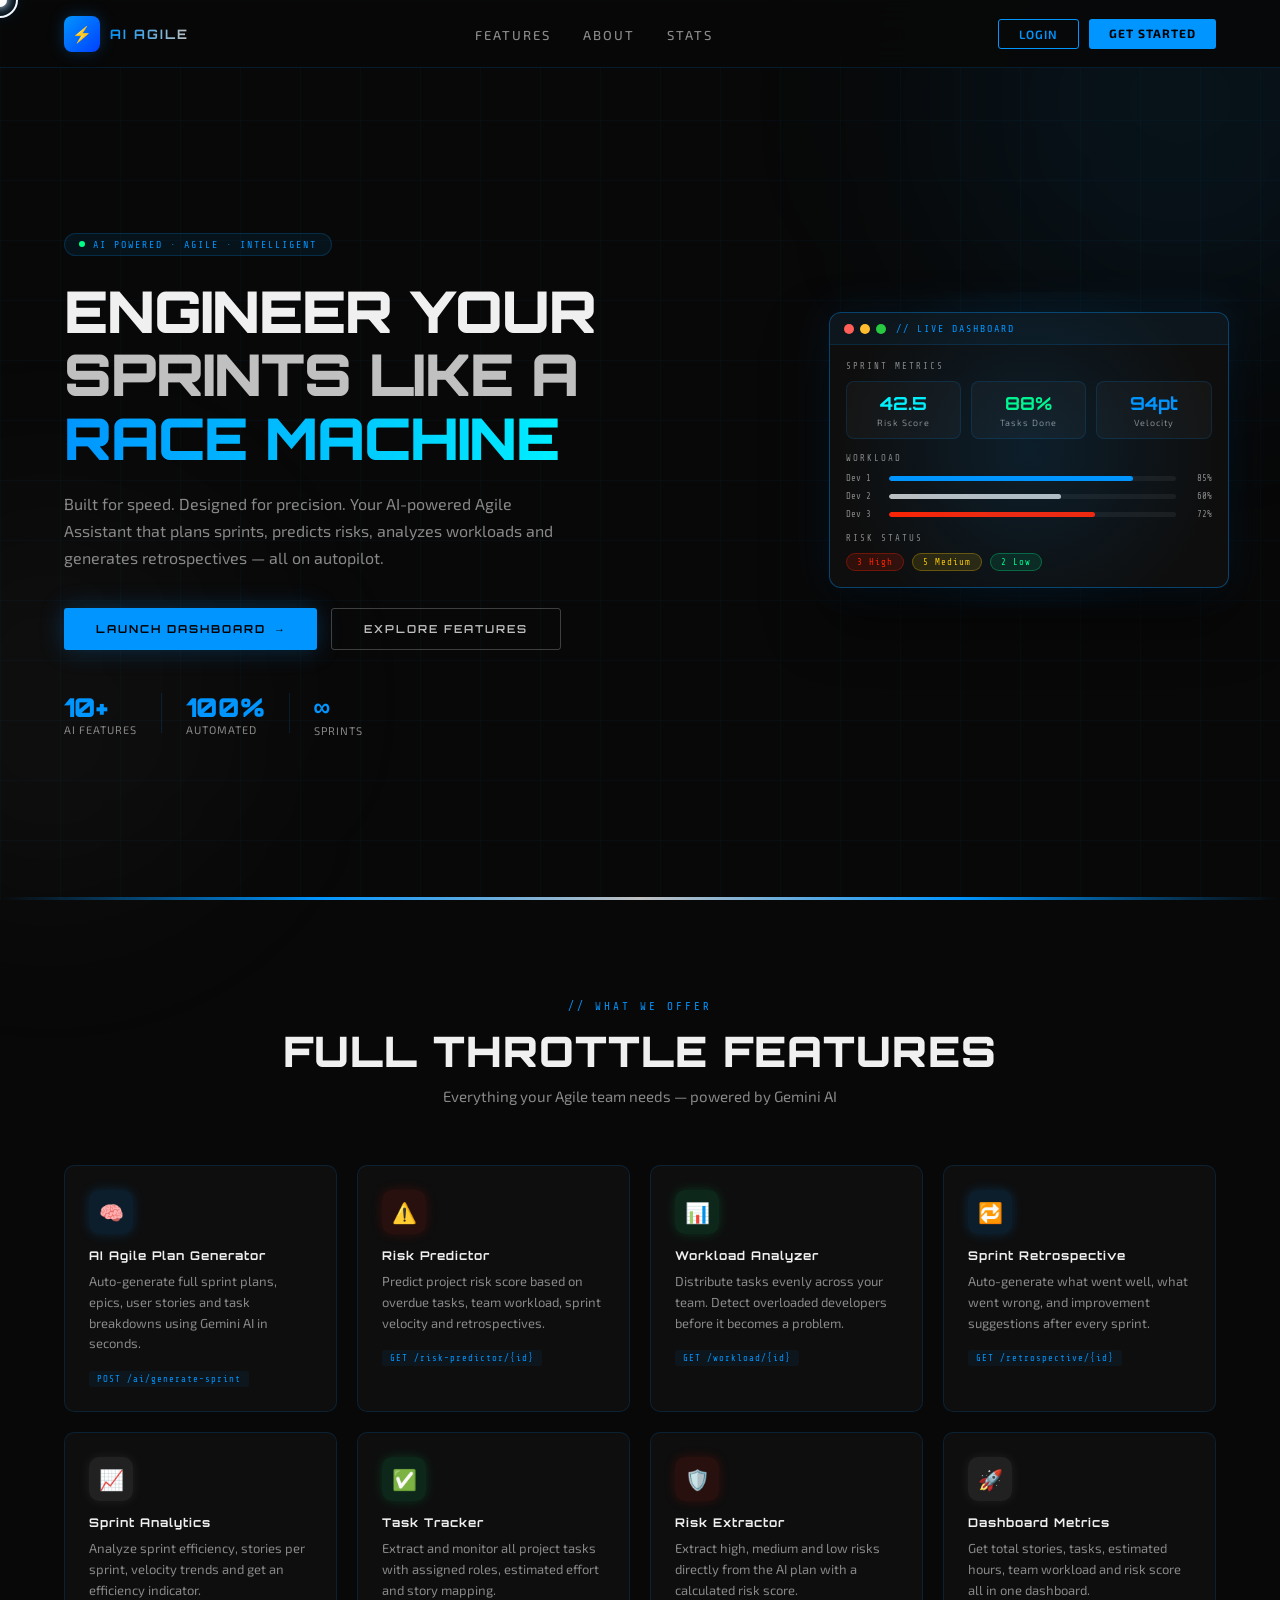
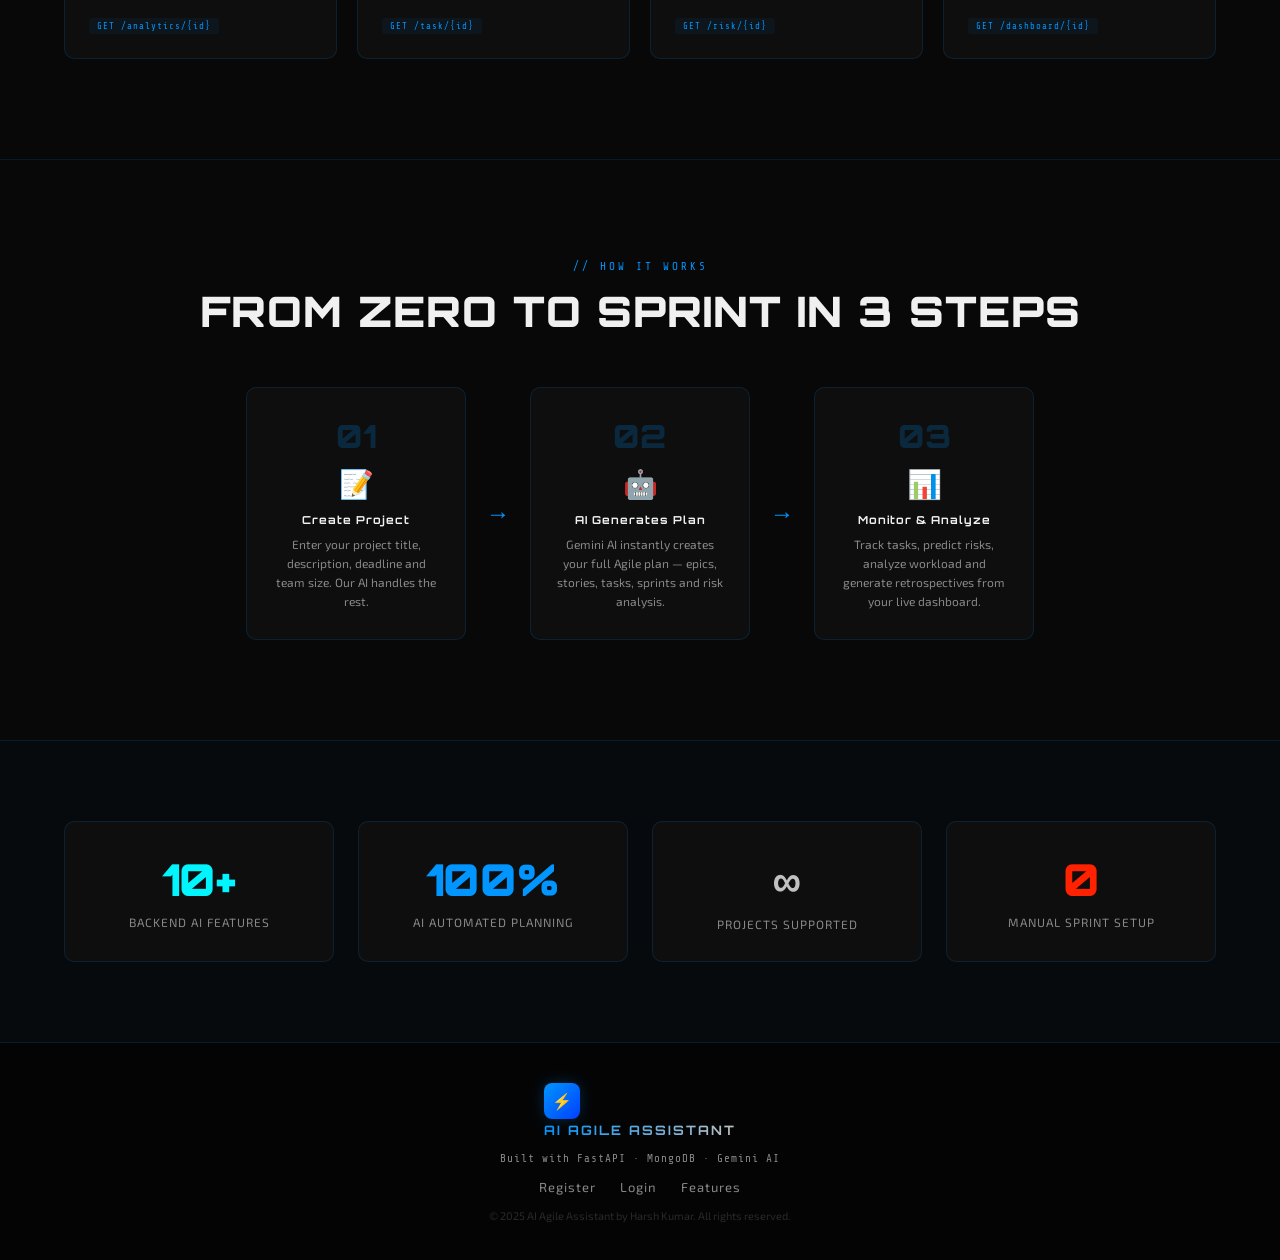
<file: frontend/index.html>
<!DOCTYPE html>
<html lang="en">
<head>
  <meta charset="UTF-8"/>
  <meta name="viewport" content="width=device-width, initial-scale=1.0"/>
  <title>AI Agile Assistant</title>
  <link href="https://fonts.googleapis.com/css2?family=Orbitron:wght@400;600;700;900&family=Exo+2:wght@300;400;500;600;700&family=Share+Tech+Mono&display=swap" rel="stylesheet"/>
  <link rel="stylesheet" href="css/style.css"/>
</head>
<body>
  <!-- Custom Cursor -->
  <div class="cursor" id="cursor"></div>
  <div class="cursor-ring" id="cursorRing"></div>

  <!-- Background -->
  <div class="grid-bg"></div>
  <div class="orb orb-1"></div>
  <div class="orb orb-2"></div>

  <!-- NAVBAR -->
  <nav id="navbar">
    <a href="index.html" class="nav-logo">
      <div class="logo-icon">⚡</div>
      <span class="logo-text">AI AGILE</span>
    </a>
    <ul class="nav-links">
      <li><a href="#features">Features</a></li>
      <li><a href="#about">About</a></li>
      <li><a href="#stats">Stats</a></li>
    </ul>
    <div class="nav-cta">
      <a href="login.html" class="btn-outline">Login</a>
      <a href="register.html" class="btn-primary">Get Started</a>
    </div>
    <div class="hamburger" id="hamburger">☰</div>
  </nav>

  <!-- HERO SECTION -->
  <section class="hero" id="home">

    <div class="hero-content">
      <div class="hero-badge">
        <span class="badge-dot"></span>
        AI POWERED · AGILE · INTELLIGENT
      </div>

      <h1 class="hero-title">
        <span class="title-line-1">ENGINEER YOUR</span>
        <span class="title-line-2">SPRINTS LIKE A</span>
        <span class="title-line-3">RACE MACHINE</span>
      </h1>

      <p class="hero-desc">
        Built for speed. Designed for precision. Your AI-powered Agile Assistant 
        that plans sprints, predicts risks, analyzes workloads and generates 
        retrospectives — all on autopilot.
      </p>

      <div class="hero-actions">
        <a href="register.html" class="btn-hero-primary">
          <span>LAUNCH DASHBOARD</span>
          <span class="btn-arrow">→</span>
        </a>
        <a href="#features" class="btn-hero-outline">EXPLORE FEATURES</a>
      </div>

      <!-- Stats Row -->
      <div class="hero-stats">
        <div class="stat">
          <span class="stat-value">10+</span>
          <span class="stat-label">AI Features</span>
        </div>
        <div class="stat-divider"></div>
        <div class="stat">
          <span class="stat-value">100%</span>
          <span class="stat-label">Automated</span>
        </div>
        <div class="stat-divider"></div>
        <div class="stat">
          <span class="stat-value">∞</span>
          <span class="stat-label">Sprints</span>
        </div>
      </div>
    </div>

    <!-- Hero Dashboard Preview -->
    <div class="hero-visual">
      <div class="visual-glow"></div>
      <div class="dashboard-preview">
        <div class="preview-topbar">
          <div class="preview-dots">
            <span style="background:#ff5f57"></span>
            <span style="background:#febc2e"></span>
            <span style="background:#28c840"></span>
          </div>
          <span class="preview-title-bar">// LIVE DASHBOARD</span>
        </div>
        <div class="preview-body">
          <div class="preview-label">SPRINT METRICS</div>
          <div class="metric-row">
            <div class="metric-box">
              <div class="metric-num cyan">42.5</div>
              <div class="metric-name">Risk Score</div>
            </div>
            <div class="metric-box">
              <div class="metric-num green">88%</div>
              <div class="metric-name">Tasks Done</div>
            </div>
            <div class="metric-box">
              <div class="metric-num blue">94pt</div>
              <div class="metric-name">Velocity</div>
            </div>
          </div>
          <div class="preview-label" style="margin-top:14px">WORKLOAD</div>
          <div class="bar-row">
            <span class="bar-name">Dev 1</span>
            <div class="bar-track"><div class="bar-fill" style="width:85%;background:var(--electric-blue)"></div></div>
            <span class="bar-pct">85%</span>
          </div>
          <div class="bar-row">
            <span class="bar-name">Dev 2</span>
            <div class="bar-track"><div class="bar-fill" style="width:60%;background:var(--silver)"></div></div>
            <span class="bar-pct">60%</span>
          </div>
          <div class="bar-row">
            <span class="bar-name">Dev 3</span>
            <div class="bar-track"><div class="bar-fill" style="width:72%;background:var(--racing-red)"></div></div>
            <span class="bar-pct">72%</span>
          </div>
          <div class="preview-label" style="margin-top:14px">RISK STATUS</div>
          <div class="risk-pills">
            <span class="pill red">3 High</span>
            <span class="pill yellow">5 Medium</span>
            <span class="pill green">2 Low</span>
          </div>
        </div>
      </div>
    </div>

    <!-- Racing stripe decoration -->
    <div class="racing-stripe"></div>
  </section>

  <!-- FEATURES SLIDE SECTION -->
  <section class="features-slide" id="features">
    <div class="section-tag">// WHAT WE OFFER</div>
    <h2 class="section-title">FULL THROTTLE FEATURES</h2>
    <p class="section-sub">Everything your Agile team needs — powered by Gemini AI</p>

    <div class="features-track">
      <div class="features-grid">

        <div class="feature-card" data-delay="0">
          <div class="feature-icon-wrap blue-glow">🧠</div>
          <h3>AI Agile Plan Generator</h3>
          <p>Auto-generate full sprint plans, epics, user stories and task breakdowns using Gemini AI in seconds.</p>
          <div class="feature-tag">POST /ai/generate-sprint</div>
        </div>

        <div class="feature-card" data-delay="1">
          <div class="feature-icon-wrap red-glow">⚠️</div>
          <h3>Risk Predictor</h3>
          <p>Predict project risk score based on overdue tasks, team workload, sprint velocity and retrospectives.</p>
          <div class="feature-tag">GET /risk-predictor/{id}</div>
        </div>

        <div class="feature-card" data-delay="2">
          <div class="feature-icon-wrap green-glow">📊</div>
          <h3>Workload Analyzer</h3>
          <p>Distribute tasks evenly across your team. Detect overloaded developers before it becomes a problem.</p>
          <div class="feature-tag">GET /workload/{id}</div>
        </div>

        <div class="feature-card" data-delay="3">
          <div class="feature-icon-wrap blue-glow">🔁</div>
          <h3>Sprint Retrospective</h3>
          <p>Auto-generate what went well, what went wrong, and improvement suggestions after every sprint.</p>
          <div class="feature-tag">GET /retrospective/{id}</div>
        </div>

        <div class="feature-card" data-delay="4">
          <div class="feature-icon-wrap silver-glow">📈</div>
          <h3>Sprint Analytics</h3>
          <p>Analyze sprint efficiency, stories per sprint, velocity trends and get an efficiency indicator.</p>
          <div class="feature-tag">GET /analytics/{id}</div>
        </div>

        <div class="feature-card" data-delay="5">
          <div class="feature-icon-wrap green-glow">✅</div>
          <h3>Task Tracker</h3>
          <p>Extract and monitor all project tasks with assigned roles, estimated effort and story mapping.</p>
          <div class="feature-tag">GET /task/{id}</div>
        </div>

        <div class="feature-card" data-delay="6">
          <div class="feature-icon-wrap red-glow">🛡️</div>
          <h3>Risk Extractor</h3>
          <p>Extract high, medium and low risks directly from the AI plan with a calculated risk score.</p>
          <div class="feature-tag">GET /risk/{id}</div>
        </div>

        <div class="feature-card" data-delay="7">
          <div class="feature-icon-wrap silver-glow">🚀</div>
          <h3>Dashboard Metrics</h3>
          <p>Get total stories, tasks, estimated hours, team workload and risk score all in one dashboard.</p>
          <div class="feature-tag">GET /dashboard/{id}</div>
        </div>

      </div>
    </div>
  </section>

  <!-- ABOUT / HOW IT WORKS -->
  <section class="how-it-works" id="about">
    <div class="section-tag">// HOW IT WORKS</div>
    <h2 class="section-title">FROM ZERO TO SPRINT IN 3 STEPS</h2>

    <div class="steps-row">
      <div class="step-card">
        <div class="step-num">01</div>
        <div class="step-icon">📝</div>
        <h3>Create Project</h3>
        <p>Enter your project title, description, deadline and team size. Our AI handles the rest.</p>
      </div>
      <div class="step-arrow">→</div>
      <div class="step-card">
        <div class="step-num">02</div>
        <div class="step-icon">🤖</div>
        <h3>AI Generates Plan</h3>
        <p>Gemini AI instantly creates your full Agile plan — epics, stories, tasks, sprints and risk analysis.</p>
      </div>
      <div class="step-arrow">→</div>
      <div class="step-card">
        <div class="step-num">03</div>
        <div class="step-icon">📊</div>
        <h3>Monitor & Analyze</h3>
        <p>Track tasks, predict risks, analyze workload and generate retrospectives from your live dashboard.</p>
      </div>
    </div>
  </section>

  <!-- STATS SECTION -->
  <section class="stats-section" id="stats">
    <div class="stats-grid">
      <div class="stat-card">
        <div class="stat-big cyan">10+</div>
        <div class="stat-desc">Backend AI Features</div>
      </div>
      <div class="stat-card">
        <div class="stat-big blue">100%</div>
        <div class="stat-desc">AI Automated Planning</div>
      </div>
      <div class="stat-card">
        <div class="stat-big silver">∞</div>
        <div class="stat-desc">Projects Supported</div>
      </div>
      <div class="stat-card">
        <div class="stat-big red">0</div>
        <div class="stat-desc">Manual Sprint Setup</div>
      </div>
    </div>
  </section>

  <!-- FOOTER -->
  <footer class="footer">
    <div class="footer-inner">
      <div class="footer-logo">
        <div class="logo-icon">⚡</div>
        <span class="logo-text">AI AGILE ASSISTANT</span>
      </div>
      <p class="footer-sub">Built with FastAPI · MongoDB · Gemini AI</p>
      <div class="footer-links">
        <a href="register.html">Register</a>
        <a href="login.html">Login</a>
        <a href="#features">Features</a>
      </div>
      <p class="footer-copy">© 2025 AI Agile Assistant by Harsh Kumar. All rights reserved.</p>
    </div>
  </footer>

  <script src="js/main.js"></script>
</body>
</html>
</file>
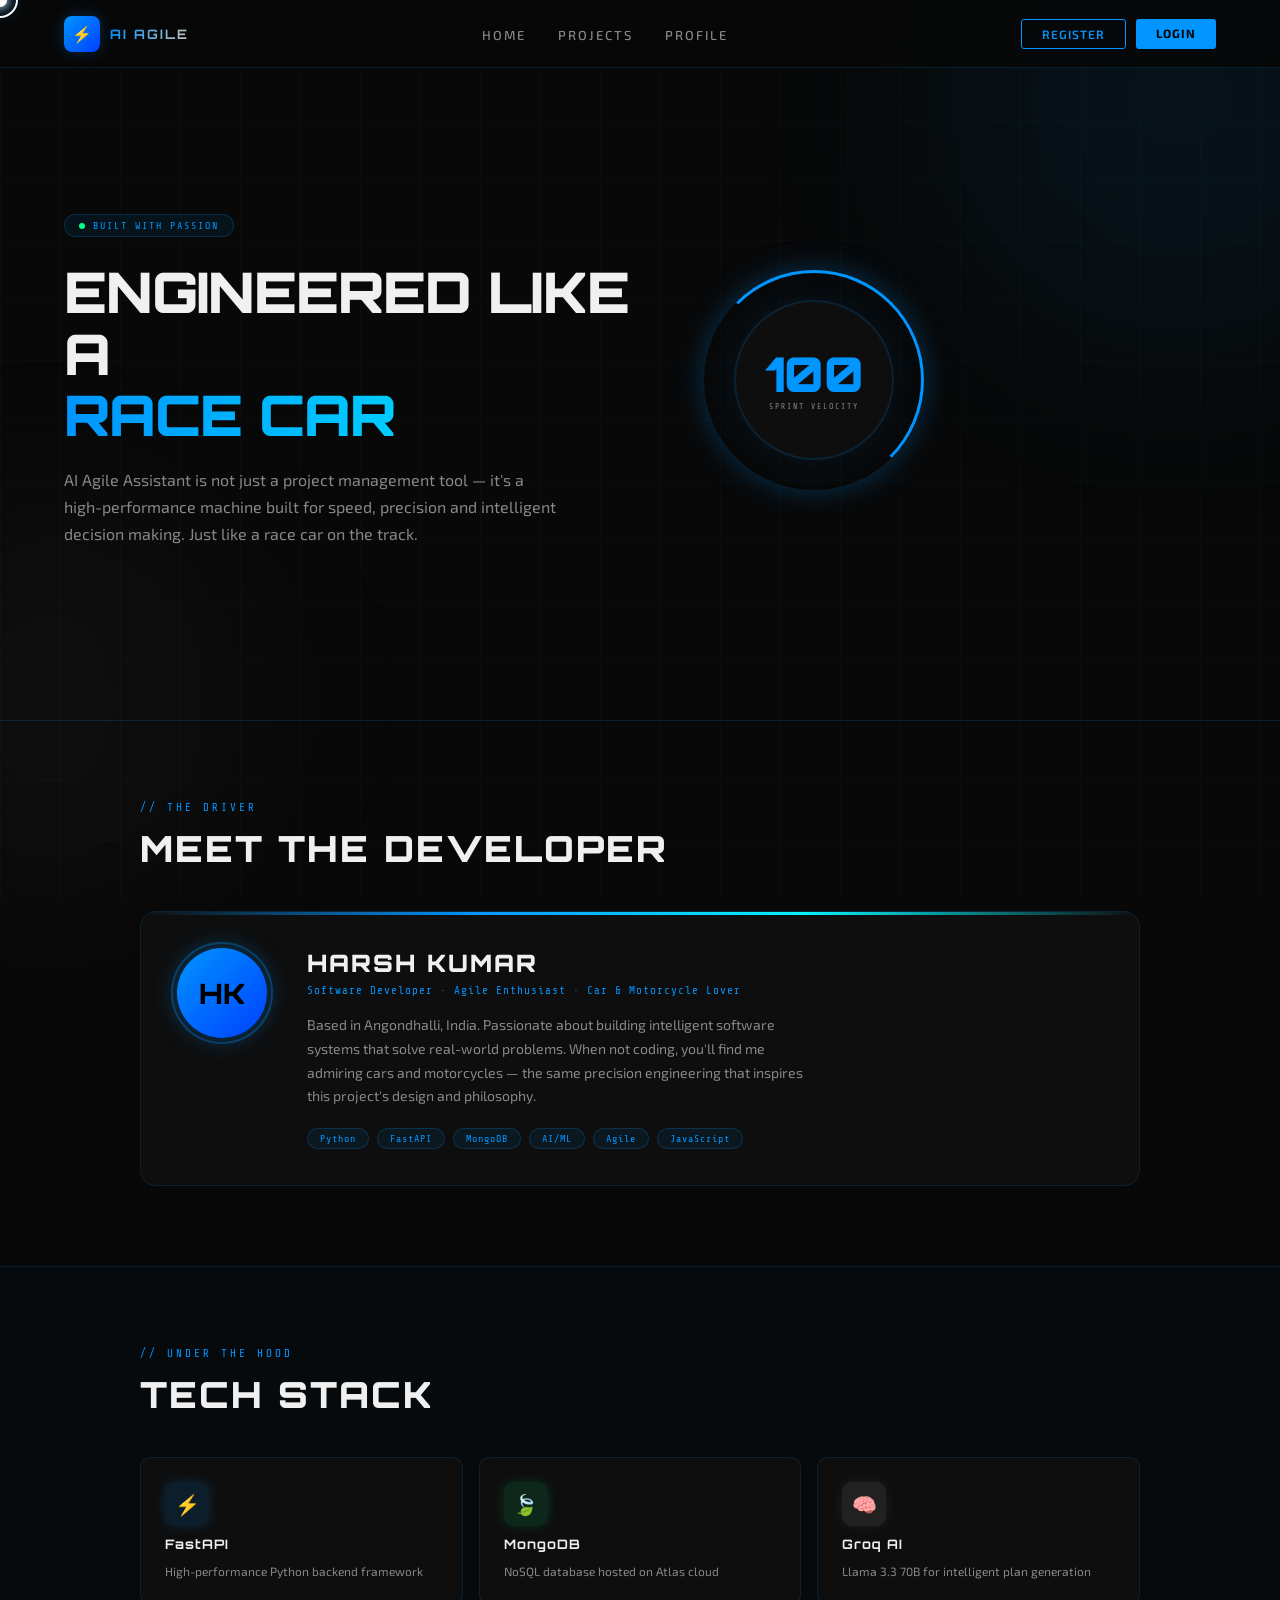
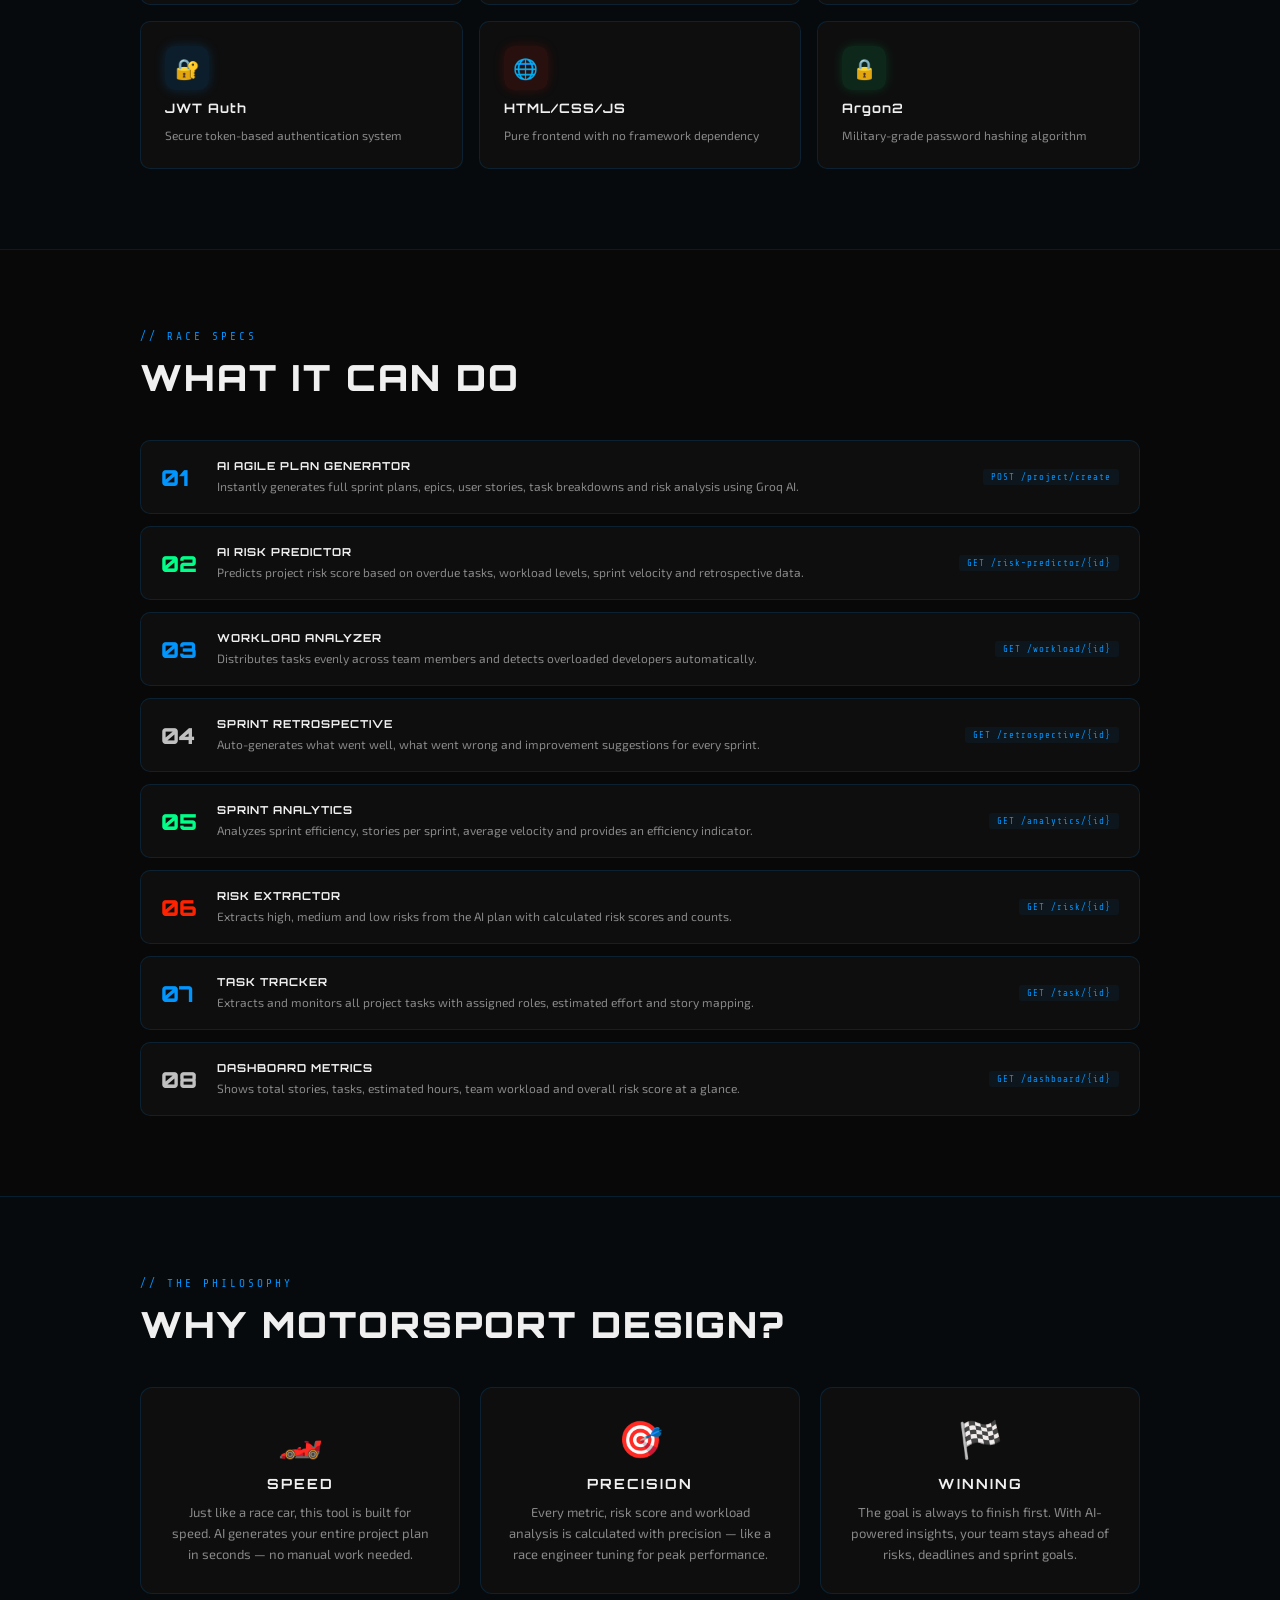
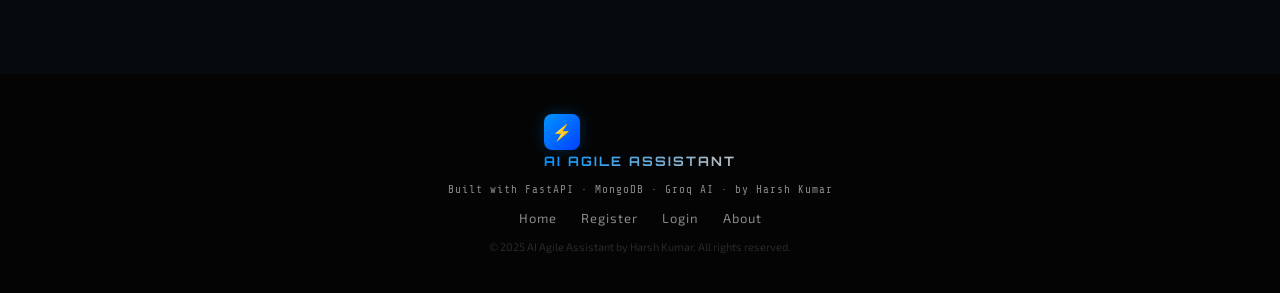
<file: frontend/about.html>
<!DOCTYPE html>
<html lang="en">
<head>
  <meta charset="UTF-8"/>
  <meta name="viewport" content="width=device-width, initial-scale=1.0"/>
  <title>About — AI Agile Assistant</title>
  <link href="https://fonts.googleapis.com/css2?family=Orbitron:wght@400;600;700;900&family=Exo+2:wght@300;400;500;600;700&family=Share+Tech+Mono&display=swap" rel="stylesheet"/>
  <link rel="stylesheet" href="css/style.css"/>
  <link rel="stylesheet" href="css/about.css"/>
</head>
<body>

  <!-- Cursor -->
  <div class="cursor" id="cursor"></div>
  <div class="cursor-ring" id="cursorRing"></div>

  <!-- Background -->
  <div class="grid-bg"></div>
  <div class="orb orb-1"></div>
  <div class="orb orb-2"></div>

  <!-- Navbar -->
  <nav id="navbar">
    <a href="index.html" class="nav-logo">
      <div class="logo-icon">⚡</div>
      <span class="logo-text">AI AGILE</span>
    </a>
    <ul class="nav-links">
      <li><a href="index.html">Home</a></li>
      <li><a href="welcome.html">Projects</a></li>
      <li><a href="profile.html">Profile</a></li>
    </ul>
    <div class="nav-cta">
      <a href="register.html" class="btn-outline">Register</a>
      <a href="login.html" class="btn-primary">Login</a>
    </div>
  </nav>

  <!-- Hero -->
  <section class="about-hero">
    <div class="about-hero-content">
      <div class="hero-badge">
        <span class="badge-dot"></span>
        BUILT WITH PASSION
      </div>
      <h1 class="about-hero-title">
        <span>ENGINEERED LIKE A</span>
        <span class="gradient-text">RACE CAR</span>
      </h1>
      <p class="about-hero-desc">
        AI Agile Assistant is not just a project management tool —
        it's a high-performance machine built for speed, precision
        and intelligent decision making. Just like a race car on the track.
      </p>
    </div>
    <div class="about-hero-visual">
      <div class="speedometer">
        <div class="speedo-ring"></div>
        <div class="speedo-inner">
          <div class="speedo-value">100</div>
          <div class="speedo-label">SPRINT VELOCITY</div>
        </div>
      </div>
    </div>
  </section>

  <!-- About Developer -->
  <section class="about-section">
    <div class="about-container">
      <div class="section-tag">// THE DRIVER</div>
      <h2 class="about-section-title">MEET THE DEVELOPER</h2>
      <div class="developer-card">
        <div class="dev-avatar-wrap">
          <div class="dev-avatar">HK</div>
          <div class="dev-avatar-ring"></div>
        </div>
        <div class="dev-info">
          <h3 class="dev-name">HARSH KUMAR</h3>
          <p class="dev-role">Software Developer · Agile Enthusiast · Car & Motorcycle Lover</p>
          <p class="dev-bio">
            Based in Angondhalli, India. Passionate about building intelligent software
            systems that solve real-world problems. When not coding, you'll find me
            admiring cars and motorcycles — the same precision engineering that inspires
            this project's design and philosophy.
          </p>
          <div class="dev-tags">
            <span class="dev-tag">Python</span>
            <span class="dev-tag">FastAPI</span>
            <span class="dev-tag">MongoDB</span>
            <span class="dev-tag">AI/ML</span>
            <span class="dev-tag">Agile</span>
            <span class="dev-tag">JavaScript</span>
          </div>
        </div>
      </div>
    </div>
  </section>

  <!-- Tech Stack -->
  <section class="about-section alt-bg">
    <div class="about-container">
      <div class="section-tag">// UNDER THE HOOD</div>
      <h2 class="about-section-title">TECH STACK</h2>
      <div class="tech-grid">
        <div class="tech-card">
          <div class="tech-icon blue-glow">⚡</div>
          <div class="tech-name">FastAPI</div>
          <div class="tech-desc">High-performance Python backend framework</div>
        </div>
        <div class="tech-card">
          <div class="tech-icon green-glow">🍃</div>
          <div class="tech-name">MongoDB</div>
          <div class="tech-desc">NoSQL database hosted on Atlas cloud</div>
        </div>
        <div class="tech-card">
          <div class="tech-icon silver-glow">🧠</div>
          <div class="tech-name">Groq AI</div>
          <div class="tech-desc">Llama 3.3 70B for intelligent plan generation</div>
        </div>
        <div class="tech-card">
          <div class="tech-icon blue-glow">🔐</div>
          <div class="tech-name">JWT Auth</div>
          <div class="tech-desc">Secure token-based authentication system</div>
        </div>
        <div class="tech-card">
          <div class="tech-icon red-glow">🌐</div>
          <div class="tech-name">HTML/CSS/JS</div>
          <div class="tech-desc">Pure frontend with no framework dependency</div>
        </div>
        <div class="tech-card">
          <div class="tech-icon green-glow">🔒</div>
          <div class="tech-name">Argon2</div>
          <div class="tech-desc">Military-grade password hashing algorithm</div>
        </div>
      </div>
    </div>
  </section>

  <!-- Features Overview -->
  <section class="about-section">
    <div class="about-container">
      <div class="section-tag">// RACE SPECS</div>
      <h2 class="about-section-title">WHAT IT CAN DO</h2>
      <div class="features-list">
        <div class="feature-list-item">
          <div class="fli-num blue">01</div>
          <div class="fli-content">
            <div class="fli-title">AI AGILE PLAN GENERATOR</div>
            <div class="fli-desc">Instantly generates full sprint plans, epics, user stories, task breakdowns and risk analysis using Groq AI.</div>
          </div>
          <div class="fli-endpoint">POST /project/create</div>
        </div>
        <div class="feature-list-item">
          <div class="fli-num green">02</div>
          <div class="fli-content">
            <div class="fli-title">AI RISK PREDICTOR</div>
            <div class="fli-desc">Predicts project risk score based on overdue tasks, workload levels, sprint velocity and retrospective data.</div>
          </div>
          <div class="fli-endpoint">GET /risk-predictor/{id}</div>
        </div>
        <div class="feature-list-item">
          <div class="fli-num blue">03</div>
          <div class="fli-content">
            <div class="fli-title">WORKLOAD ANALYZER</div>
            <div class="fli-desc">Distributes tasks evenly across team members and detects overloaded developers automatically.</div>
          </div>
          <div class="fli-endpoint">GET /workload/{id}</div>
        </div>
        <div class="feature-list-item">
          <div class="fli-num silver">04</div>
          <div class="fli-content">
            <div class="fli-title">SPRINT RETROSPECTIVE</div>
            <div class="fli-desc">Auto-generates what went well, what went wrong and improvement suggestions for every sprint.</div>
          </div>
          <div class="fli-endpoint">GET /retrospective/{id}</div>
        </div>
        <div class="feature-list-item">
          <div class="fli-num green">05</div>
          <div class="fli-content">
            <div class="fli-title">SPRINT ANALYTICS</div>
            <div class="fli-desc">Analyzes sprint efficiency, stories per sprint, average velocity and provides an efficiency indicator.</div>
          </div>
          <div class="fli-endpoint">GET /analytics/{id}</div>
        </div>
        <div class="feature-list-item">
          <div class="fli-num red">06</div>
          <div class="fli-content">
            <div class="fli-title">RISK EXTRACTOR</div>
            <div class="fli-desc">Extracts high, medium and low risks from the AI plan with calculated risk scores and counts.</div>
          </div>
          <div class="fli-endpoint">GET /risk/{id}</div>
        </div>
        <div class="feature-list-item">
          <div class="fli-num blue">07</div>
          <div class="fli-content">
            <div class="fli-title">TASK TRACKER</div>
            <div class="fli-desc">Extracts and monitors all project tasks with assigned roles, estimated effort and story mapping.</div>
          </div>
          <div class="fli-endpoint">GET /task/{id}</div>
        </div>
        <div class="feature-list-item">
          <div class="fli-num silver">08</div>
          <div class="fli-content">
            <div class="fli-title">DASHBOARD METRICS</div>
            <div class="fli-desc">Shows total stories, tasks, estimated hours, team workload and overall risk score at a glance.</div>
          </div>
          <div class="fli-endpoint">GET /dashboard/{id}</div>
        </div>
      </div>
    </div>
  </section>

  <!-- Built With Love -->
  <section class="about-section alt-bg">
    <div class="about-container">
      <div class="section-tag">// THE PHILOSOPHY</div>
      <h2 class="about-section-title">WHY MOTORSPORT DESIGN?</h2>
      <div class="philosophy-grid">
        <div class="philosophy-card">
          <div class="ph-icon">🏎️</div>
          <h3>SPEED</h3>
          <p>Just like a race car, this tool is built for speed. AI generates your entire project plan in seconds — no manual work needed.</p>
        </div>
        <div class="philosophy-card">
          <div class="ph-icon">🎯</div>
          <h3>PRECISION</h3>
          <p>Every metric, risk score and workload analysis is calculated with precision — like a race engineer tuning for peak performance.</p>
        </div>
        <div class="philosophy-card">
          <div class="ph-icon">🏁</div>
          <h3>WINNING</h3>
          <p>The goal is always to finish first. With AI-powered insights, your team stays ahead of risks, deadlines and sprint goals.</p>
        </div>
      </div>
    </div>
  </section>

  <!-- Footer -->
  <footer class="footer">
    <div class="footer-inner">
      <div class="footer-logo">
        <div class="logo-icon">⚡</div>
        <span class="logo-text">AI AGILE ASSISTANT</span>
      </div>
      <p class="footer-sub">Built with FastAPI · MongoDB · Groq AI · by Harsh Kumar</p>
      <div class="footer-links">
        <a href="index.html">Home</a>
        <a href="register.html">Register</a>
        <a href="login.html">Login</a>
        <a href="about.html">About</a>
      </div>
      <p class="footer-copy">© 2025 AI Agile Assistant by Harsh Kumar. All rights reserved.</p>
    </div>
  </footer>

  <script src="js/api.js"></script>
  <script src="js/main.js"></script>

</body>
</html>
</file>
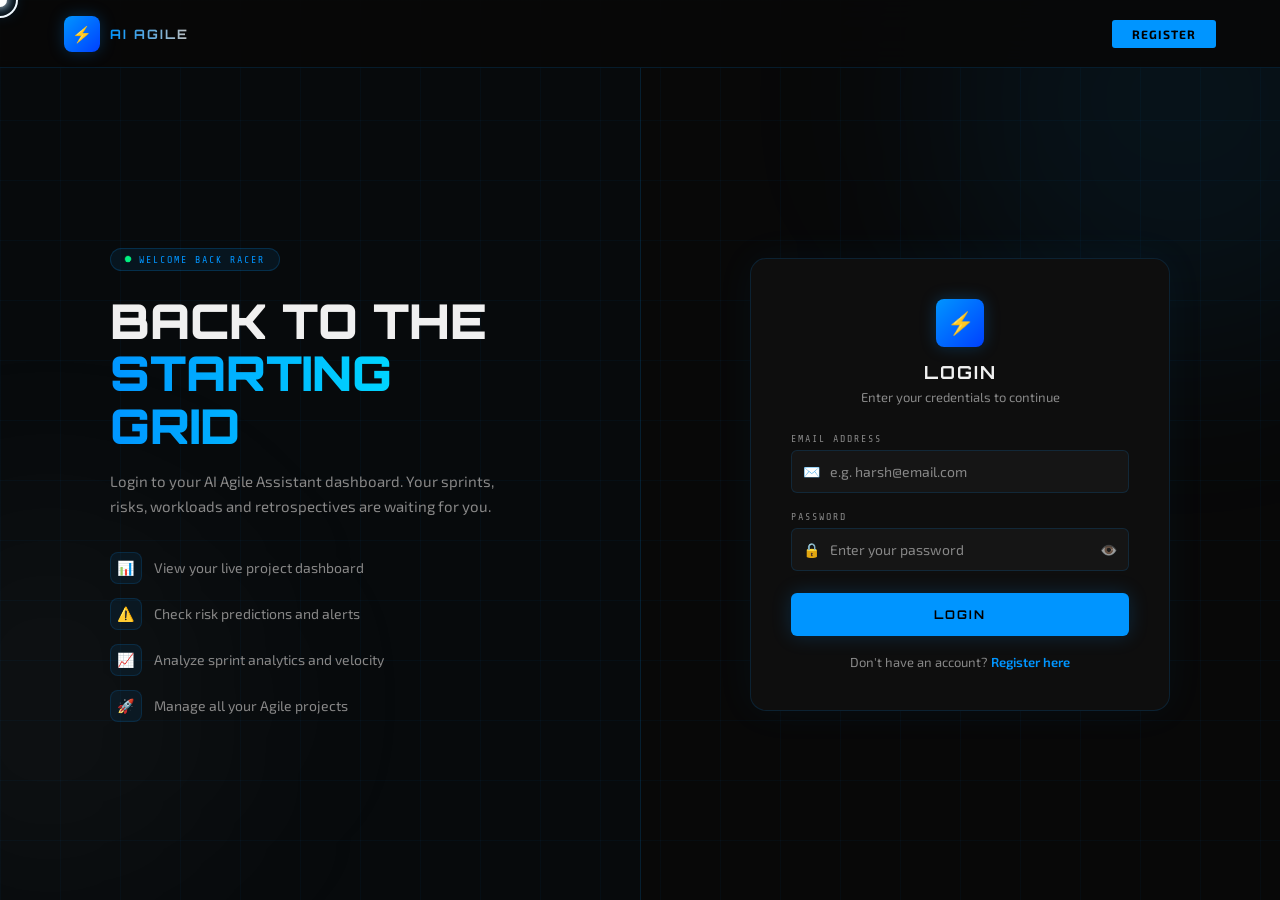
<file: frontend/dashboard.html>
<!DOCTYPE html>
<html lang="en">
<head>
  <meta charset="UTF-8"/>
  <meta name="viewport" content="width=device-width, initial-scale=1.0"/>
  <title>Dashboard — AI Agile Assistant</title>
  <link href="https://fonts.googleapis.com/css2?family=Orbitron:wght@400;600;700;900&family=Exo+2:wght@300;400;500;600;700&family=Share+Tech+Mono&display=swap" rel="stylesheet"/>
  <link rel="stylesheet" href="css/style.css"/>
  <link rel="stylesheet" href="css/dashboard.css"/>
</head>
<body>

  <!-- Cursor -->
  <div class="cursor" id="cursor"></div>
  <div class="cursor-ring" id="cursorRing"></div>

  <!-- Background -->
  <div class="grid-bg"></div>

  <!-- ── SIDEBAR ── -->
  <aside class="sidebar" id="sidebar">
    <div class="sidebar-logo">
      <div class="logo-icon">⚡</div>
      <span class="logo-text">AI AGILE</span>
    </div>

    <nav class="sidebar-nav">
      <button class="nav-item active" data-section="overview">
        <span class="nav-icon">◈</span>
        <span class="nav-label">Overview</span>
      </button>
      <button class="nav-item" data-section="tasks">
        <span class="nav-icon">◉</span>
        <span class="nav-label">Tasks</span>
      </button>
      <button class="nav-item" data-section="risk">
        <span class="nav-icon">◆</span>
        <span class="nav-label">Risk Analysis</span>
      </button>
      <button class="nav-item" data-section="workload">
        <span class="nav-icon">◎</span>
        <span class="nav-label">Workload</span>
      </button>
      <button class="nav-item" data-section="retrospective">
        <span class="nav-icon">↺</span>
        <span class="nav-label">Retrospective</span>
      </button>
      <button class="nav-item" data-section="analytics">
        <span class="nav-icon">↗</span>
        <span class="nav-label">Analytics</span>
      </button>
      <button class="nav-item" data-section="predictor">
        <span class="nav-icon">⬡</span>
        <span class="nav-label">Risk Predictor</span>
      </button>
    </nav>

    <div class="sidebar-footer">
      <a href="welcome.html" class="sidebar-back">← All Projects</a>
      <button class="sidebar-logout" id="logoutBtn">Logout</button>
    </div>
  </aside>

  <!-- ── MAIN CONTENT ── -->
  <div class="dash-main">

    <!-- Top Bar -->
    <header class="dash-topbar">
      <div class="topbar-left">
        <button class="sidebar-toggle" id="sidebarToggle">☰</button>
        <div>
          <div class="section-tag" id="currentSectionTag">// OVERVIEW</div>
          <h1 class="topbar-title" id="projectTitle">Loading...</h1>
        </div>
      </div>
      <div class="topbar-right">
        <div class="topbar-badge">
          <span class="badge-dot"></span>
          LIVE
        </div>
        <a href="profile.html" class="topbar-profile">👤</a>
      </div>
    </header>

    <!-- Content Area -->
    <div class="dash-content">

      <!-- Loading -->
      <div class="loading-state" id="loadingState">
        <div class="spinner"></div>
        <p>Loading dashboard data...</p>
      </div>

      <!-- ── SECTION: OVERVIEW ── -->
      <section class="dash-section active" id="section-overview">
        <div class="metrics-grid" id="metricsGrid"></div>
        <div class="overview-bottom">
          <div class="overview-card" id="teamWorkloadCard"></div>
          <div class="overview-card" id="riskScoreCard"></div>
        </div>
      </section>

      <!-- ── SECTION: TASKS ── -->
      <section class="dash-section" id="section-tasks">
        <div class="section-header-row">
          <div>
            <div class="section-tag">// TASK TRACKER</div>
            <h2 class="section-heading">ALL PROJECT TASKS</h2>
          </div>
          <div class="task-count-badge" id="taskCountBadge">0 Tasks</div>
        </div>
        <div class="table-wrap">
          <table class="data-table" id="tasksTable">
            <thead>
              <tr>
                <th>#</th>
                <th>STORY</th>
                <th>TASK NAME</th>
                <th>ASSIGNED ROLE</th>
                <th>EFFORT</th>
                <th>UNIT</th>
              </tr>
            </thead>
            <tbody id="tasksBody"></tbody>
          </table>
        </div>
      </section>

      <!-- ── SECTION: RISK ── -->
      <section class="dash-section" id="section-risk">
        <div class="section-header-row">
          <div>
            <div class="section-tag">// RISK ANALYSIS</div>
            <h2 class="section-heading">PROJECT RISKS</h2>
          </div>
        </div>
        <div class="risk-overview-grid" id="riskOverviewGrid"></div>
        <div class="risk-list" id="riskList"></div>
      </section>

      <!-- ── SECTION: WORKLOAD ── -->
      <section class="dash-section" id="section-workload">
        <div class="section-header-row">
          <div>
            <div class="section-tag">// WORKLOAD ANALYZER</div>
            <h2 class="section-heading">TEAM DISTRIBUTION</h2>
          </div>
        </div>
        <div class="workload-grid" id="workloadGrid"></div>
      </section>

      <!-- ── SECTION: RETROSPECTIVE ── -->
      <section class="dash-section" id="section-retrospective">
        <div class="section-header-row">
          <div>
            <div class="section-tag">// SPRINT RETROSPECTIVE</div>
            <h2 class="section-heading">WHAT WE LEARNED</h2>
          </div>
        </div>
        <div class="retro-grid" id="retroGrid"></div>
      </section>

      <!-- ── SECTION: ANALYTICS ── -->
      <section class="dash-section" id="section-analytics">
        <div class="section-header-row">
          <div>
            <div class="section-tag">// SPRINT ANALYTICS</div>
            <h2 class="section-heading">PERFORMANCE DATA</h2>
          </div>
        </div>
        <div class="analytics-grid" id="analyticsGrid"></div>
        <div class="sprint-bars" id="sprintBars"></div>
      </section>

      <!-- ── SECTION: RISK PREDICTOR ── -->
      <section class="dash-section" id="section-predictor">
        <div class="section-header-row">
          <div>
            <div class="section-tag">// AI RISK PREDICTOR</div>
            <h2 class="section-heading">RISK PREDICTION</h2>
          </div>
        </div>
        <div class="predictor-grid" id="predictorGrid"></div>
        <div class="mitigation-list" id="mitigationList"></div>
      </section>

    </div>
  </div>

  <script src="js/api.js"></script>
  <script src="js/main.js"></script>
  <script>
  window.addEventListener('load', async () => {

    // ── Auth check ─────────────────────────
    if (!isLoggedIn()) {
      window.location.href = 'login.html';
      return;
    }

    // ── Get project ID from URL ─────────────
    const params = new URLSearchParams(window.location.search);
    const projectId = params.get('id');
    if (!projectId) {
      window.location.href = 'welcome.html';
      return;
    }

    const loadingState = document.getElementById('loadingState');

    // ── Sidebar Navigation ──────────────────
    const navItems = document.querySelectorAll('.nav-item');
    const sections = document.querySelectorAll('.dash-section');
    const sectionTags = {
      overview: '// OVERVIEW',
      tasks: '// TASK TRACKER',
      risk: '// RISK ANALYSIS',
      workload: '// WORKLOAD ANALYZER',
      retrospective: '// SPRINT RETROSPECTIVE',
      analytics: '// SPRINT ANALYTICS',
      predictor: '// AI RISK PREDICTOR'
    };

    navItems.forEach(item => {
      item.addEventListener('click', () => {
        navItems.forEach(n => n.classList.remove('active'));
        sections.forEach(s => s.classList.remove('active'));
        item.classList.add('active');
        const section = item.getAttribute('data-section');
        document.getElementById(`section-${section}`).classList.add('active');
        document.getElementById('currentSectionTag').textContent = sectionTags[section];
      });
    });

    // ── Sidebar toggle ──────────────────────
    document.getElementById('sidebarToggle').addEventListener('click', () => {
      document.getElementById('sidebar').classList.toggle('collapsed');
    });

    // ── Logout ──────────────────────────────
    document.getElementById('logoutBtn').addEventListener('click', () => logout());

    // ── Load all data ───────────────────────
    try {
      loadingState.style.display = 'flex';

      const [dashboard, tasks, risk, workload, retro, analytics, predictor] = await Promise.all([
        getDashboard(projectId),
        getTasks(projectId),
        getRisk(projectId),
        getWorkload(projectId),
        getRetrospective(projectId),
        getAnalytics(projectId),
        getRiskPredictor(projectId)
      ]);

      loadingState.style.display = 'none';

      // ── Overview ───────────────────────────
      const metrics = dashboard.dashboard_metrics || {};
      document.getElementById('projectTitle').textContent = dashboard.project_title || 'Project Dashboard';

      document.getElementById('metricsGrid').innerHTML = `
        <div class="metric-card">
          <div class="mc-icon blue-glow">📋</div>
          <div class="mc-value blue">${metrics.total_stories || 0}</div>
          <div class="mc-label">Total Stories</div>
        </div>
        <div class="metric-card">
          <div class="mc-icon green-glow">✅</div>
          <div class="mc-value green">${metrics.total_tasks || 0}</div>
          <div class="mc-label">Total Tasks</div>
        </div>
        <div class="metric-card">
          <div class="mc-icon silver-glow">⏱️</div>
          <div class="mc-value silver">${metrics.estimated_total_hours || 0}h</div>
          <div class="mc-label">Est. Hours</div>
        </div>
        <div class="metric-card">
          <div class="mc-icon red-glow">⚠️</div>
          <div class="mc-value red">${metrics.risk_score || 0}</div>
          <div class="mc-label">Risk Score</div>
        </div>
        <div class="metric-card">
          <div class="mc-icon blue-glow">📊</div>
          <div class="mc-value blue">${metrics.average_task_time_hours || 0}h</div>
          <div class="mc-label">Avg Task Time</div>
        </div>
        <div class="metric-card">
          <div class="mc-icon green-glow">👥</div>
          <div class="mc-value green">${(metrics.team_workload || []).length}</div>
          <div class="mc-label">Team Roles</div>
        </div>
      `;

      // Team workload bars
      const teamWorkload = metrics.team_workload || [];
      const maxHours = Math.max(...teamWorkload.map(t => t.estimated_hours), 1);
      document.getElementById('teamWorkloadCard').innerHTML = `
        <div class="oc-title">TEAM WORKLOAD</div>
        ${teamWorkload.map(t => `
          <div class="workload-bar-row">
            <span class="wb-name">${t.role}</span>
            <div class="wb-track">
              <div class="wb-fill" style="width:${(t.estimated_hours/maxHours)*100}%"></div>
            </div>
            <span class="wb-val">${t.estimated_hours}h</span>
          </div>
        `).join('')}
      `;

      // Risk score gauge
      const riskScore = metrics.risk_score || 0;
      const riskColor = riskScore > 7 ? 'var(--racing-red)' : riskScore > 4 ? '#ffc800' : 'var(--green)';
      document.getElementById('riskScoreCard').innerHTML = `
        <div class="oc-title">OVERALL RISK SCORE</div>
        <div class="risk-gauge">
          <div class="gauge-value" style="color:${riskColor}">${riskScore}</div>
          <div class="gauge-label">${riskScore > 7 ? 'HIGH RISK' : riskScore > 4 ? 'MEDIUM RISK' : 'LOW RISK'}</div>
          <div class="gauge-bar-track">
            <div class="gauge-bar-fill" style="width:${Math.min(riskScore*10,100)}%;background:${riskColor}"></div>
          </div>
        </div>
      `;

      // ── Tasks ───────────────────────────────
      const taskList = tasks.tasks || [];
      document.getElementById('taskCountBadge').textContent = `${taskList.length} Tasks`;
      document.getElementById('tasksBody').innerHTML = taskList.map((t, i) => `
        <tr>
          <td>${i + 1}</td>
          <td><span class="story-tag">${t.story || '-'}</span></td>
          <td>${t.task_name || '-'}</td>
          <td><span class="role-tag">${t.assigned_role || '-'}</span></td>
          <td>${t.estimated_effort || '-'}</td>
          <td><span class="unit-tag">${t.unit || '-'}</span></td>
        </tr>
      `).join('');

      // ── Risk Analysis ───────────────────────
      document.getElementById('riskOverviewGrid').innerHTML = `
        <div class="risk-stat-card red-border">
          <div class="rs-value red">${risk.high_risk_count || 0}</div>
          <div class="rs-label">HIGH RISKS</div>
        </div>
        <div class="risk-stat-card yellow-border">
          <div class="rs-value yellow">${risk.medium_risk_count || 0}</div>
          <div class="rs-label">MEDIUM RISKS</div>
        </div>
        <div class="risk-stat-card green-border">
          <div class="rs-value green">${risk.low_risk_count || 0}</div>
          <div class="rs-label">LOW RISKS</div>
        </div>
        <div class="risk-stat-card blue-border">
          <div class="rs-value blue">${risk.total_risks || 0}</div>
          <div class="rs-label">TOTAL RISKS</div>
        </div>
      `;

      // ── Workload ────────────────────────────
      const workloadDist = workload.workload_distribution || {};
      document.getElementById('workloadGrid').innerHTML = Object.entries(workloadDist).map(([member, tasksList]) => `
        <div class="workload-member-card">
          <div class="wm-header">
            <div class="wm-avatar">👤</div>
            <div>
              <div class="wm-name">${member}</div>
              <div class="wm-count">${tasksList.length} tasks assigned</div>
            </div>
          </div>
          <div class="wm-tasks">
            ${tasksList.map(t => `<span class="wm-task-tag">${t}</span>`).join('')}
          </div>
        </div>
      `).join('');

      // ── Retrospective ───────────────────────
      const retData = retro.sprint_retrospective || {};
      document.getElementById('retroGrid').innerHTML = `
        <div class="retro-card green-border">
          <div class="retro-header green">✅ WENT WELL</div>
          <ul class="retro-list">
            ${(retData.went_well || []).map(i => `<li>${i}</li>`).join('') || '<li>No data</li>'}
          </ul>
        </div>
        <div class="retro-card red-border">
          <div class="retro-header red">⚠️ WENT WRONG</div>
          <ul class="retro-list">
            ${(retData.went_wrong || []).map(i => `<li>${i}</li>`).join('') || '<li>No issues found</li>'}
          </ul>
        </div>
        <div class="retro-card blue-border">
          <div class="retro-header blue">🚀 IMPROVEMENTS</div>
          <ul class="retro-list">
            ${(retData.improvements || []).map(i => `<li>${i}</li>`).join('') || '<li>No data</li>'}
          </ul>
        </div>
      `;

      // ── Analytics ───────────────────────────
      const analyticsData = analytics.sprint_analytics || {};
      const efficiency = analyticsData.efficiency_indicator || 'N/A';
      const effColor = efficiency.includes('Overloaded') ? 'var(--racing-red)' :
                       efficiency.includes('Low') ? '#ffc800' : 'var(--green)';

      document.getElementById('analyticsGrid').innerHTML = `
  <div class="analytics-card">
    <div class="ac-value blue">${analyticsData.total_sprints || 0}</div>
    <div class="ac-label">TOTAL SPRINTS</div>
  </div>
  <div class="analytics-card">
    <div class="ac-value green">${parseFloat(analyticsData.average_stories_per_sprint || 0).toFixed(1)}</div>
    <div class="ac-label">AVG STORIES/SPRINT</div>
  </div>
  <div class="analytics-card" style="grid-column: span 2;">
    <div class="ac-value" style="color:${effColor};font-size:16px;letter-spacing:1px">${efficiency}</div>
    <div class="ac-label">EFFICIENCY INDICATOR</div>
  </div>
`;

      // Sprint bars
      const sprintData = analyticsData.stories_per_sprint || [];
      const maxStories = Math.max(...sprintData.map(s => s.stories), 1);
      document.getElementById('sprintBars').innerHTML = `
        <div class="sprint-bars-title">STORIES PER SPRINT</div>
        <div class="sprint-bars-grid">
          ${sprintData.map(s => `
            <div class="sprint-bar-col">
              <div class="sprint-bar-wrap">
                <div class="sprint-bar-fill" style="height:${(s.stories/maxStories)*100}%"></div>
              </div>
              <div class="sprint-bar-label">Sprint ${s.sprint}</div>
              <div class="sprint-bar-val">${s.stories}</div>
            </div>
          `).join('')}
        </div>
      `;

      // ── Risk Predictor ──────────────────────
      const predData = predictor.risk_predictor || {};
      const predScore = predData.risk_score || 0;
      const predCategory = predData.risk_category || 'N/A';
      const predColor = predCategory === 'High' ? 'var(--racing-red)' :
                        predCategory === 'Medium' ? '#ffc800' : 'var(--green)';

      document.getElementById('predictorGrid').innerHTML = `
        <div class="predictor-score-card">
          <div class="pred-label">RISK SCORE</div>
          <div class="pred-score" style="color:${predColor}">${predScore}</div>
          <div class="pred-category" style="color:${predColor}">${predCategory} RISK</div>
          <div class="pred-bar-track">
            <div class="pred-bar-fill" style="width:${predScore}%;background:${predColor}"></div>
          </div>
        </div>
        <div class="predictor-info-card">
          <div class="pred-label">SUMMARY</div>
          <p class="pred-summary">${predData.summary || 'No summary available.'}</p>
          <div class="pred-affected">
            <div class="pred-label" style="margin-top:12px">AFFECTED TASKS</div>
            <div class="pred-pct" style="color:${predColor}">${predData.affected_tasks_percentage || 0}%</div>
          </div>
        </div>
      `;

      // Mitigation actions
      const actions = predData.suggested_mitigation_actions || [];
      document.getElementById('mitigationList').innerHTML = `
        <div class="mitigation-title">🛡️ MITIGATION ACTIONS</div>
        ${actions.map((a, i) => `
          <div class="mitigation-item">
            <span class="mit-num">0${i+1}</span>
            <span>${a}</span>
          </div>
        `).join('')}
      `;

    } catch (err) {
      loadingState.style.display = 'none';
      console.error('Dashboard error:', err);
    }

  });
  </script>

</body>
</html>
</file>
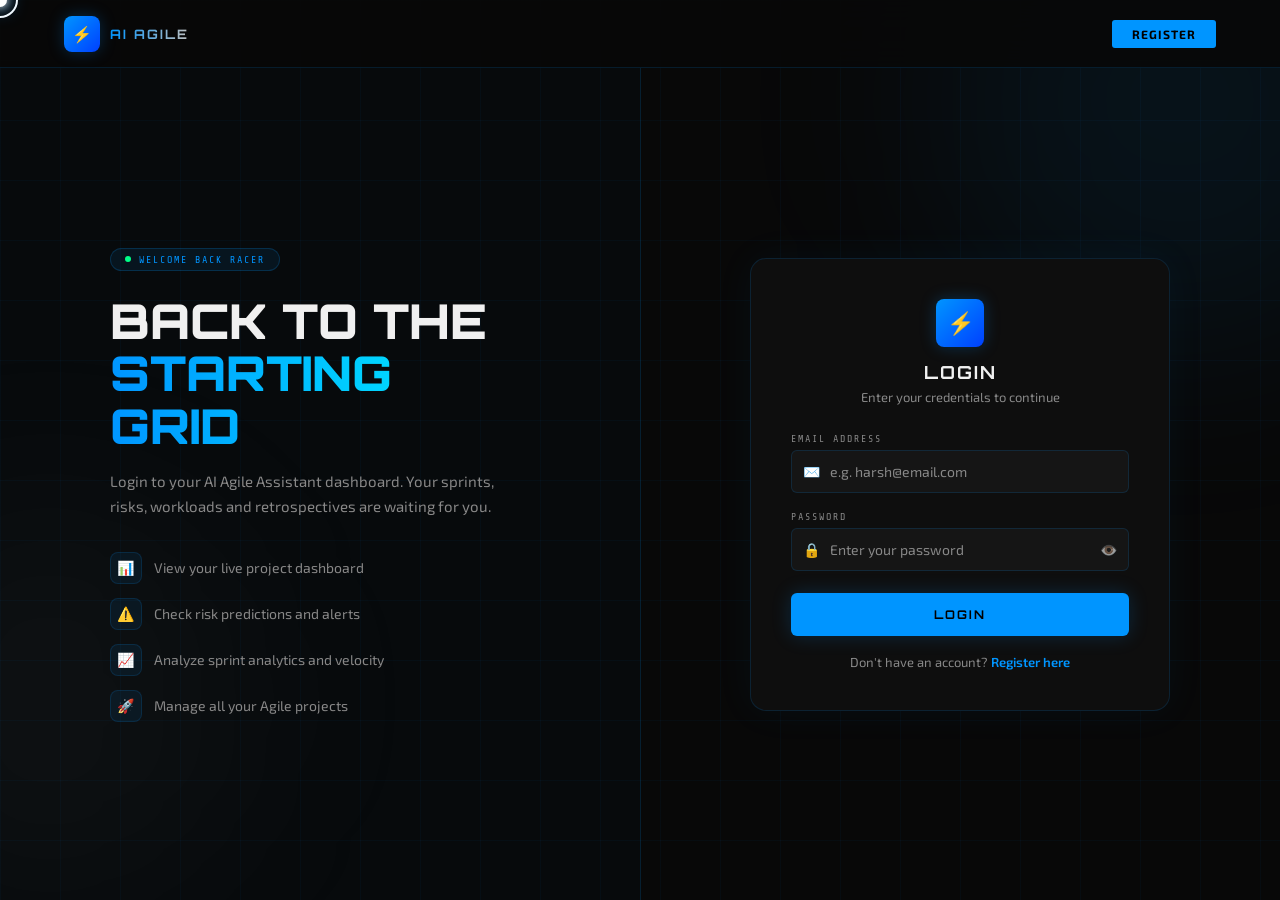
<file: frontend/login.html>
<!DOCTYPE html>
<html lang="en">
<head>
  <meta charset="UTF-8"/>
  <meta name="viewport" content="width=device-width, initial-scale=1.0"/>
  <title>Login — AI Agile Assistant</title>
  <link href="https://fonts.googleapis.com/css2?family=Orbitron:wght@400;600;700;900&family=Exo+2:wght@300;400;500;600;700&family=Share+Tech+Mono&display=swap" rel="stylesheet"/>
  <link rel="stylesheet" href="css/style.css"/>
  <link rel="stylesheet" href="css/auth.css"/>
</head>
<body>

  <!-- Cursor -->
  <div class="cursor" id="cursor"></div>
  <div class="cursor-ring" id="cursorRing"></div>

  <!-- Background -->
  <div class="grid-bg"></div>
  <div class="orb orb-1"></div>
  <div class="orb orb-2"></div>

  <!-- Navbar -->
  <nav id="navbar">
    <a href="index.html" class="nav-logo">
      <div class="logo-icon">⚡</div>
      <span class="logo-text">AI AGILE</span>
    </a>
    <div class="nav-cta">
      <a href="register.html" class="btn-primary">Register</a>
    </div>
  </nav>

  <!-- Login Section -->
  <section class="auth-section">

    <!-- Left Panel -->
    <div class="auth-left">
      <div class="auth-left-content">
        <div class="auth-badge">
          <span class="badge-dot"></span>
          WELCOME BACK RACER
        </div>
        <h1 class="auth-title">
          <span>BACK TO THE</span>
          <span class="gradient-text">STARTING GRID</span>
        </h1>
        <p class="auth-desc">
          Login to your AI Agile Assistant dashboard. 
          Your sprints, risks, workloads and retrospectives 
          are waiting for you.
        </p>
        <div class="auth-features">
          <div class="auth-feature-item">
            <span class="af-icon">📊</span>
            <span>View your live project dashboard</span>
          </div>
          <div class="auth-feature-item">
            <span class="af-icon">⚠️</span>
            <span>Check risk predictions and alerts</span>
          </div>
          <div class="auth-feature-item">
            <span class="af-icon">📈</span>
            <span>Analyze sprint analytics and velocity</span>
          </div>
          <div class="auth-feature-item">
            <span class="af-icon">🚀</span>
            <span>Manage all your Agile projects</span>
          </div>
        </div>
      </div>
    </div>

    <!-- Right Panel — Form -->
    <div class="auth-right">
      <div class="auth-card">

        <div class="auth-card-header">
          <div class="logo-icon">⚡</div>
          <h2>LOGIN</h2>
          <p>Enter your credentials to continue</p>
        </div>

        <!-- Success / Error Messages -->
        <div class="msg success-msg" id="successMsg" style="display:none">
          ✅ Login successful! Redirecting...
        </div>
        <div class="msg error-msg" id="errorMsg" style="display:none">
          ❌ <span id="errorText">Something went wrong.</span>
        </div>

        <!-- Form -->
        <div class="auth-form">

          <div class="form-group">
            <label class="form-label">EMAIL ADDRESS</label>
            <div class="input-wrap">
              <span class="input-icon">✉️</span>
              <input
                type="email"
                id="email"
                class="form-input"
                placeholder="e.g. harsh@email.com"
              />
            </div>
          </div>

          <div class="form-group">
            <label class="form-label">PASSWORD</label>
            <div class="input-wrap">
              <span class="input-icon">🔒</span>
              <input
                type="password"
                id="password"
                class="form-input"
                placeholder="Enter your password"
              />
              <span class="input-toggle" id="togglePassword">👁️</span>
            </div>
          </div>

          <button class="auth-btn" id="loginBtn">
            <span id="btnText">LOGIN</span>
            <span id="btnLoader" style="display:none">⏳ LOGGING IN...</span>
          </button>

          <p class="auth-switch">
            Don't have an account?
            <a href="register.html">Register here</a>
          </p>

        </div>
      </div>
    </div>

  </section>

  <script src="js/api.js"></script>
  <script src="js/main.js"></script>
  <script>
    window.addEventListener('load', () => {

      // Redirect if already logged in
      if (isLoggedIn()) {
        window.location.href = 'welcome.html';
      }

      // Toggle password visibility
      const togglePassword = document.getElementById('togglePassword');
      const passwordInput = document.getElementById('password');
      togglePassword.addEventListener('click', () => {
        passwordInput.type = passwordInput.type === 'password' ? 'text' : 'password';
      });

      // Login button
      const loginBtn = document.getElementById('loginBtn');
      loginBtn.addEventListener('click', async () => {

        const email = document.getElementById('email').value.trim();
        const password = document.getElementById('password').value.trim();

        const successMsg = document.getElementById('successMsg');
        const errorMsg = document.getElementById('errorMsg');
        const errorText = document.getElementById('errorText');
        const btnText = document.getElementById('btnText');
        const btnLoader = document.getElementById('btnLoader');

        // Hide previous messages
        successMsg.style.display = 'none';
        errorMsg.style.display = 'none';

        // Basic validation
        if (!email || !password) {
          errorText.textContent = 'Please fill in all fields.';
          errorMsg.style.display = 'block';
          return;
        }

        // Show loader
        btnText.style.display = 'none';
        btnLoader.style.display = 'inline';
        loginBtn.disabled = true;

        try {
          const result = await loginUser({ email, password });

          if (result.access_token) {
            saveToken(result.access_token);
            successMsg.style.display = 'block';
            setTimeout(() => {
              window.location.href = 'welcome.html';
            }, 1500);
          } else {
            errorText.textContent = result.detail || 'Login failed. Check your credentials.';
            errorMsg.style.display = 'block';
          }
        } catch (err) {
          errorText.textContent = 'Cannot connect to server. Make sure backend is running.';
          errorMsg.style.display = 'block';
        }

        // Hide loader
        btnText.style.display = 'inline';
        btnLoader.style.display = 'none';
        loginBtn.disabled = false;

      });

      // Allow Enter key to submit
      document.addEventListener('keydown', (e) => {
        if (e.key === 'Enter') {
          document.getElementById('loginBtn').click();
        }
      });

    });
  </script>

</body>
</html>
</file>
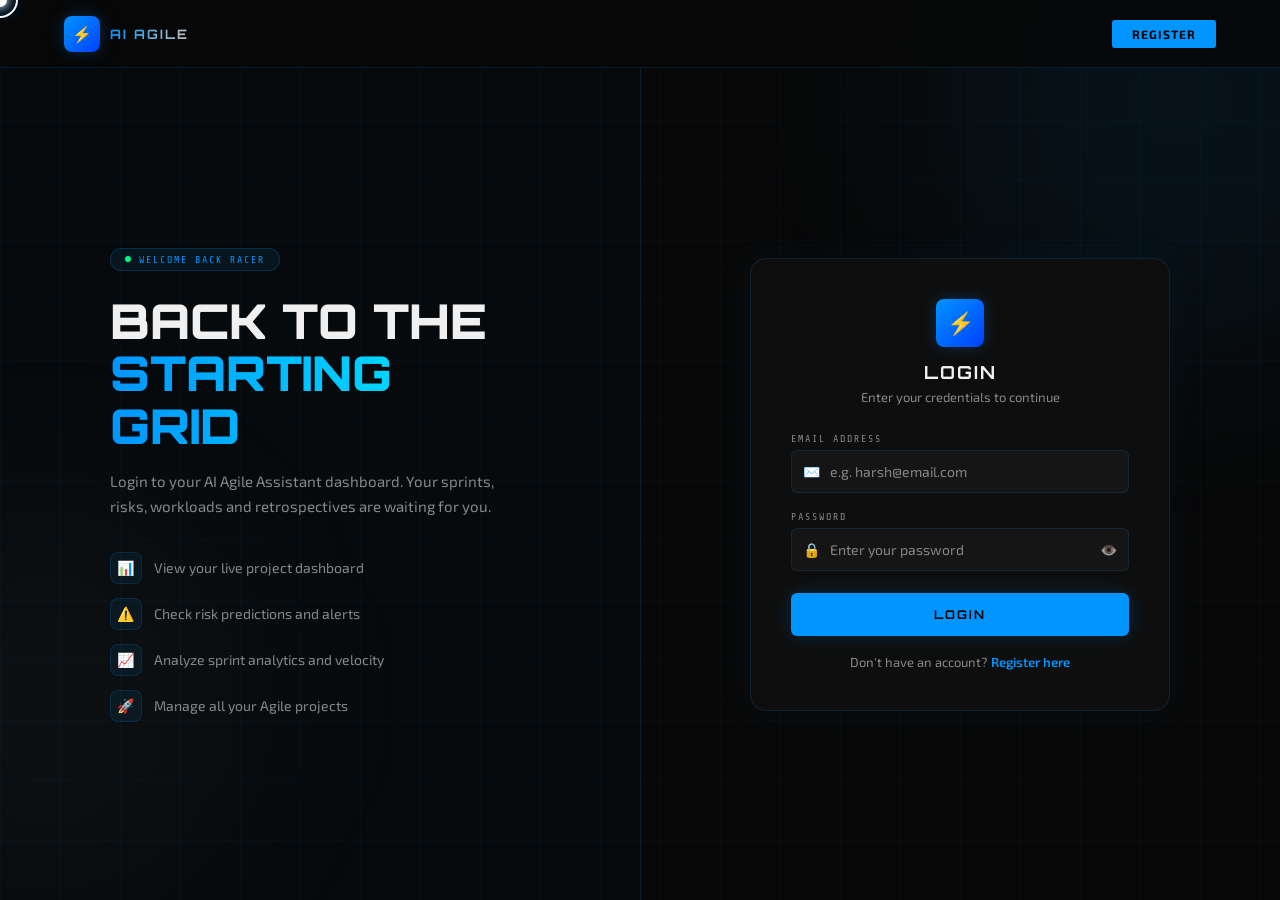
<file: frontend/profile.html>
<!DOCTYPE html>
<html lang="en">
<head>
  <meta charset="UTF-8"/>
  <meta name="viewport" content="width=device-width, initial-scale=1.0"/>
  <title>Profile — AI Agile Assistant</title>
  <link href="https://fonts.googleapis.com/css2?family=Orbitron:wght@400;600;700;900&family=Exo+2:wght@300;400;500;600;700&family=Share+Tech+Mono&display=swap" rel="stylesheet"/>
  <link rel="stylesheet" href="css/style.css"/>
  <link rel="stylesheet" href="css/profile.css"/>
</head>
<body>

  <!-- Cursor -->
  <div class="cursor" id="cursor"></div>
  <div class="cursor-ring" id="cursorRing"></div>

  <!-- Background -->
  <div class="grid-bg"></div>
  <div class="orb orb-1"></div>
  <div class="orb orb-2"></div>

  <!-- Navbar -->
  <nav id="navbar">
    <a href="welcome.html" class="nav-logo">
      <div class="logo-icon">⚡</div>
      <span class="logo-text">AI AGILE</span>
    </a>
    <ul class="nav-links">
      <li><a href="welcome.html">Projects</a></li>
      <li><a href="about.html">About</a></li>
    </ul>
    <div class="nav-cta">
      <button class="btn-outline" id="logoutBtn">Logout</button>
    </div>
  </nav>

  <!-- Profile Section -->
  <main class="profile-main">

    <!-- Profile Hero -->
    <div class="profile-hero">
      <div class="profile-avatar-wrap">
        <div class="profile-avatar">
          <span id="avatarInitial">?</span>
        </div>
        <div class="profile-avatar-ring"></div>
        <div class="profile-status">
          <span class="badge-dot"></span>
          ACTIVE
        </div>
      </div>
      <div class="profile-info">
        <div class="section-tag">// DRIVER PROFILE</div>
        <h1 class="profile-name" id="profileName">Loading...</h1>
        <p class="profile-email" id="profileEmail">Loading...</p>
        <div class="profile-badges">
          <span class="profile-badge blue">⚡ AI Engineer</span>
          <span class="profile-badge green">🏁 Agile Master</span>
          <span class="profile-badge silver">🚀 Sprint Runner</span>
        </div>
      </div>
    </div>

    <!-- Stats Row -->
    <div class="profile-stats-row" id="profileStatsRow">
      <div class="profile-stat-card">
        <div class="psc-value blue" id="totalProjects">0</div>
        <div class="psc-label">Total Projects</div>
      </div>
      <div class="profile-stat-card">
        <div class="psc-value green" id="totalTasks">0</div>
        <div class="psc-label">Total Tasks</div>
      </div>
      <div class="profile-stat-card">
        <div class="psc-value silver" id="totalSprints">0</div>
        <div class="psc-label">Total Sprints</div>
      </div>
      <div class="profile-stat-card">
        <div class="psc-value red" id="totalRisks">0</div>
        <div class="psc-label">Risks Tracked</div>
      </div>
    </div>

    <!-- Quick Links -->
    <div class="profile-section">
      <div class="section-tag">// QUICK ACCESS</div>
      <h2 class="profile-section-title">FEATURE SHORTCUTS</h2>
      <div class="shortcuts-grid">
        <a href="welcome.html" class="shortcut-card">
          <div class="sc-icon blue-glow">🚀</div>
          <div class="sc-info">
            <div class="sc-title">MY PROJECTS</div>
            <div class="sc-desc">View and manage all projects</div>
          </div>
          <span class="sc-arrow">→</span>
        </a>
        <a href="dashboard.html" class="shortcut-card">
          <div class="sc-icon green-glow">📊</div>
          <div class="sc-info">
            <div class="sc-title">DASHBOARD</div>
            <div class="sc-desc">View latest project dashboard</div>
          </div>
          <span class="sc-arrow">→</span>
        </a>
        <a href="about.html" class="shortcut-card">
          <div class="sc-icon silver-glow">ℹ️</div>
          <div class="sc-info">
            <div class="sc-title">ABOUT</div>
            <div class="sc-desc">Learn about AI Agile Assistant</div>
          </div>
          <span class="sc-arrow">→</span>
        </a>
        <a href="index.html" class="shortcut-card">
          <div class="sc-icon red-glow">🏠</div>
          <div class="sc-info">
            <div class="sc-title">HOMEPAGE</div>
            <div class="sc-desc">Back to the main page</div>
          </div>
          <span class="sc-arrow">→</span>
        </a>
      </div>
    </div>

    <!-- Account Section -->
    <div class="profile-section">
      <div class="section-tag">// ACCOUNT</div>
      <h2 class="profile-section-title">ACCOUNT SETTINGS</h2>
      <div class="account-card">
        <div class="account-row">
          <div class="account-info">
            <div class="account-label">EMAIL ADDRESS</div>
            <div class="account-value" id="accountEmail">Loading...</div>
          </div>
          <span class="account-tag green">Verified</span>
        </div>
        <div class="account-divider"></div>
        <div class="account-row">
          <div class="account-info">
            <div class="account-label">ACCOUNT STATUS</div>
            <div class="account-value">Active</div>
          </div>
          <span class="account-tag blue">Active</span>
        </div>
        <div class="account-divider"></div>
        <div class="account-row">
          <div class="account-info">
            <div class="account-label">AI PROVIDER</div>
            <div class="account-value">Groq — Llama 3.3 70B</div>
          </div>
          <span class="account-tag silver">Connected</span>
        </div>
        <div class="account-divider"></div>
        <div class="account-row">
          <div class="account-info">
            <div class="account-label">DATABASE</div>
            <div class="account-value">MongoDB Atlas</div>
          </div>
          <span class="account-tag green">Connected</span>
        </div>
      </div>
    </div>

    <!-- Logout -->
    <div class="profile-logout">
      <button class="logout-btn" id="logoutBtnBottom">
        🚪 LOGOUT FROM DASHBOARD
      </button>
    </div>

  </main>

  <script src="js/api.js"></script>
  <script src="js/main.js"></script>
  <script>
  window.addEventListener('load', async () => {

    // Auth check
    if (!isLoggedIn()) {
      window.location.href = 'login.html';
      return;
    }

    // ── Decode JWT token ───────────────────
    function parseJWT(token) {
      try {
        const base64 = token.split('.')[1];
        const decoded = atob(base64);
        return JSON.parse(decoded);
      } catch (e) {
        return {};
      }
    }

    const token = getToken();
    const payload = parseJWT(token);
    const email = payload.email || 'Unknown User';
    const username = email.split('@')[0];
    const initial = username.charAt(0).toUpperCase();

    // Set profile info
    document.getElementById('avatarInitial').textContent = initial;
    document.getElementById('profileName').textContent = username.toUpperCase();
    document.getElementById('profileEmail').textContent = email;
    document.getElementById('accountEmail').textContent = email;

    // ── Load project stats ─────────────────
    try {
      const data = await getAllProjects();
      const projects = data.projects || [];

      document.getElementById('totalProjects').textContent = projects.length;

      let totalTasks = 0;
      let totalSprints = 0;
      let totalRisks = 0;

      projects.forEach(p => {
        const metrics = p.ai_plan?.dashboard_metrics || {};
        const sprintPlan = p.ai_plan?.sprint_plan || [];
        const riskAnalysis = p.ai_plan?.risk_analysis || [];
        totalTasks += metrics.total_tasks || 0;
        totalSprints += sprintPlan.length || 0;
        totalRisks += riskAnalysis.length || 0;
      });

      document.getElementById('totalTasks').textContent = totalTasks;
      document.getElementById('totalSprints').textContent = totalSprints;
      document.getElementById('totalRisks').textContent = totalRisks;

    } catch (err) {
      console.error('Profile stats error:', err);
    }

    // ── Logout ─────────────────────────────
    document.getElementById('logoutBtn').addEventListener('click', () => logout());
    document.getElementById('logoutBtnBottom').addEventListener('click', () => logout());

  });
  </script>

</body>
</html>
</file>
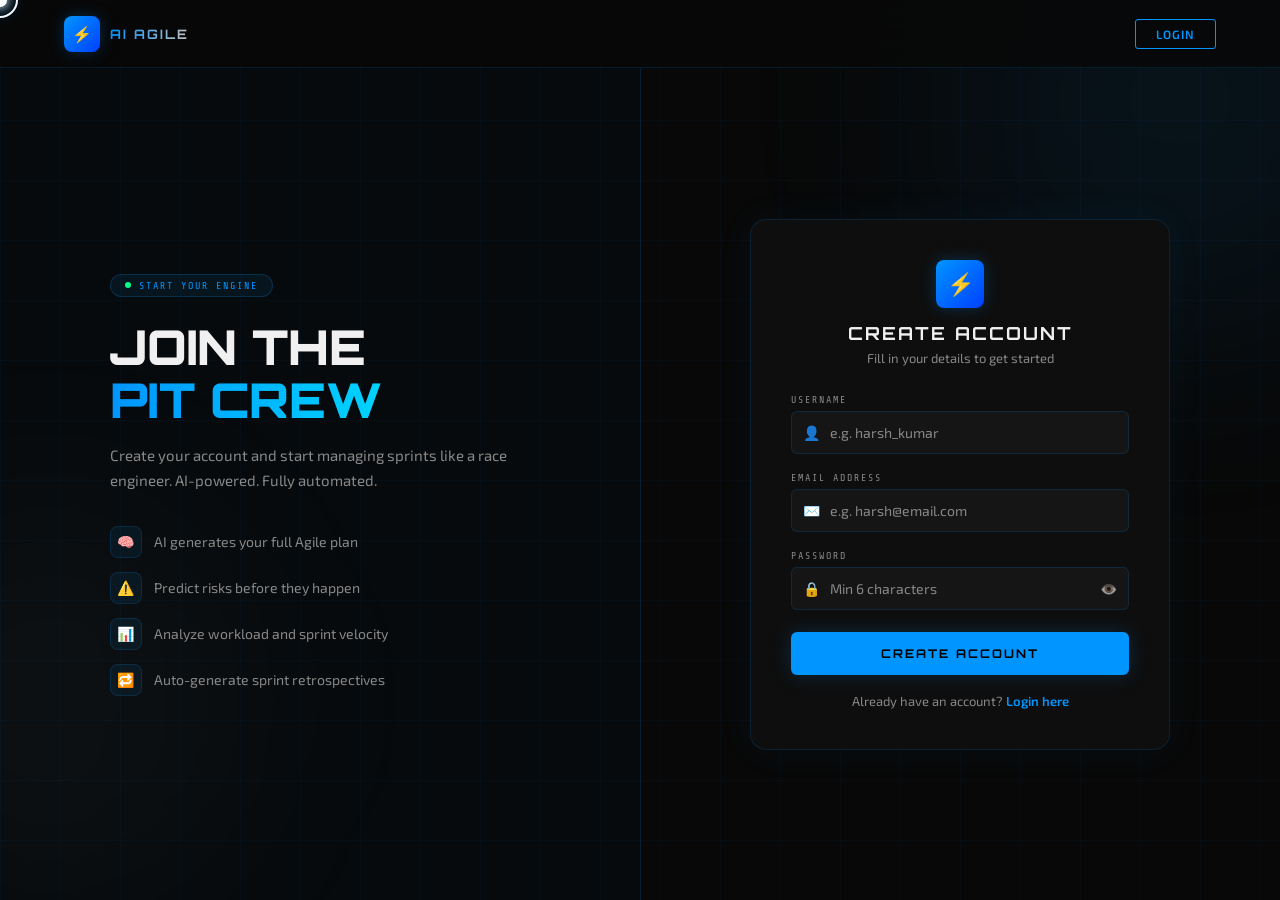
<file: frontend/register.html>
<!DOCTYPE html>
<html lang="en">
<head>
  <meta charset="UTF-8"/>
  <meta name="viewport" content="width=device-width, initial-scale=1.0"/>
  <title>Register — AI Agile Assistant</title>
  <link href="https://fonts.googleapis.com/css2?family=Orbitron:wght@400;600;700;900&family=Exo+2:wght@300;400;500;600;700&family=Share+Tech+Mono&display=swap" rel="stylesheet"/>
  <link rel="stylesheet" href="css/style.css"/>
  <link rel="stylesheet" href="css/auth.css"/>
</head>
<body>

  <!-- Cursor -->
  <div class="cursor" id="cursor"></div>
  <div class="cursor-ring" id="cursorRing"></div>

  <!-- Background -->
  <div class="grid-bg"></div>
  <div class="orb orb-1"></div>
  <div class="orb orb-2"></div>

  <!-- Navbar -->
  <nav id="navbar">
    <a href="index.html" class="nav-logo">
      <div class="logo-icon">⚡</div>
      <span class="logo-text">AI AGILE</span>
    </a>
    <div class="nav-cta">
      <a href="login.html" class="btn-outline">Login</a>
    </div>
  </nav>

  <!-- Register Section -->
  <section class="auth-section">

    <!-- Left Panel -->
    <div class="auth-left">
      <div class="auth-left-content">
        <div class="auth-badge">
          <span class="badge-dot"></span>
          START YOUR ENGINE
        </div>
        <h1 class="auth-title">
          <span>JOIN THE</span>
          <span class="gradient-text">PIT CREW</span>
        </h1>
        <p class="auth-desc">
          Create your account and start managing sprints 
          like a race engineer. AI-powered. Fully automated.
        </p>
        <div class="auth-features">
          <div class="auth-feature-item">
            <span class="af-icon">🧠</span>
            <span>AI generates your full Agile plan</span>
          </div>
          <div class="auth-feature-item">
            <span class="af-icon">⚠️</span>
            <span>Predict risks before they happen</span>
          </div>
          <div class="auth-feature-item">
            <span class="af-icon">📊</span>
            <span>Analyze workload and sprint velocity</span>
          </div>
          <div class="auth-feature-item">
            <span class="af-icon">🔁</span>
            <span>Auto-generate sprint retrospectives</span>
          </div>
        </div>
      </div>
    </div>

    <!-- Right Panel — Form -->
    <div class="auth-right">
      <div class="auth-card">

        <div class="auth-card-header">
          <div class="logo-icon">⚡</div>
          <h2>CREATE ACCOUNT</h2>
          <p>Fill in your details to get started</p>
        </div>

        <!-- Success / Error Messages -->
        <div class="msg success-msg" id="successMsg" style="display:none">
          ✅ Account created! Redirecting to login...
        </div>
        <div class="msg error-msg" id="errorMsg" style="display:none">
          ❌ <span id="errorText">Something went wrong.</span>
        </div>

        <!-- Form -->
        <div class="auth-form">

          <div class="form-group">
            <label class="form-label">USERNAME</label>
            <div class="input-wrap">
              <span class="input-icon">👤</span>
              <input
                type="text"
                id="username"
                class="form-input"
                placeholder="e.g. harsh_kumar"
              />
            </div>
          </div>

          <div class="form-group">
            <label class="form-label">EMAIL ADDRESS</label>
            <div class="input-wrap">
              <span class="input-icon">✉️</span>
              <input
                type="email"
                id="email"
                class="form-input"
                placeholder="e.g. harsh@email.com"
              />
            </div>
          </div>

          <div class="form-group">
            <label class="form-label">PASSWORD</label>
            <div class="input-wrap">
              <span class="input-icon">🔒</span>
              <input
                type="password"
                id="password"
                class="form-input"
                placeholder="Min 6 characters"
              />
              <span class="input-toggle" id="togglePassword">👁️</span>
            </div>
          </div>

          <button class="auth-btn" id="registerBtn">
            <span id="btnText">CREATE ACCOUNT</span>
            <span id="btnLoader" style="display:none">⏳ CREATING...</span>
          </button>

          <p class="auth-switch">
            Already have an account?
            <a href="login.html">Login here</a>
          </p>

        </div>
      </div>
    </div>

  </section>

  <script src="js/api.js"></script>
  <script src="js/main.js"></script>
  <script>
    window.addEventListener('load', () => {

      // Toggle password visibility
      const togglePassword = document.getElementById('togglePassword');
      const passwordInput = document.getElementById('password');
      togglePassword.addEventListener('click', () => {
        passwordInput.type = passwordInput.type === 'password' ? 'text' : 'password';
      });

      // Register button
      const registerBtn = document.getElementById('registerBtn');
      registerBtn.addEventListener('click', async () => {

        const username = document.getElementById('username').value.trim();
        const email = document.getElementById('email').value.trim();
        const password = document.getElementById('password').value.trim();

        const successMsg = document.getElementById('successMsg');
        const errorMsg = document.getElementById('errorMsg');
        const errorText = document.getElementById('errorText');
        const btnText = document.getElementById('btnText');
        const btnLoader = document.getElementById('btnLoader');

        // Hide previous messages
        successMsg.style.display = 'none';
        errorMsg.style.display = 'none';

        // Basic validation
        if (!username || !email || !password) {
          errorText.textContent = 'Please fill in all fields.';
          errorMsg.style.display = 'block';
          return;
        }

        if (password.length < 6) {
          errorText.textContent = 'Password must be at least 6 characters.';
          errorMsg.style.display = 'block';
          return;
        }

        // Show loader
        btnText.style.display = 'none';
        btnLoader.style.display = 'inline';
        registerBtn.disabled = true;

        try {
          const result = await registerUser({ username, email, password });

          if (result.message) {
            successMsg.style.display = 'block';
            setTimeout(() => {
              window.location.href = 'login.html';
            }, 2000);
          } else {
            errorText.textContent = result.detail || 'Registration failed.';
            errorMsg.style.display = 'block';
          }
        } catch (err) {
          errorText.textContent = 'Cannot connect to server. Make sure backend is running.';
          errorMsg.style.display = 'block';
        }

        // Hide loader
        btnText.style.display = 'inline';
        btnLoader.style.display = 'none';
        registerBtn.disabled = false;

      });

    });
  </script>

</body>
</html>
</file>
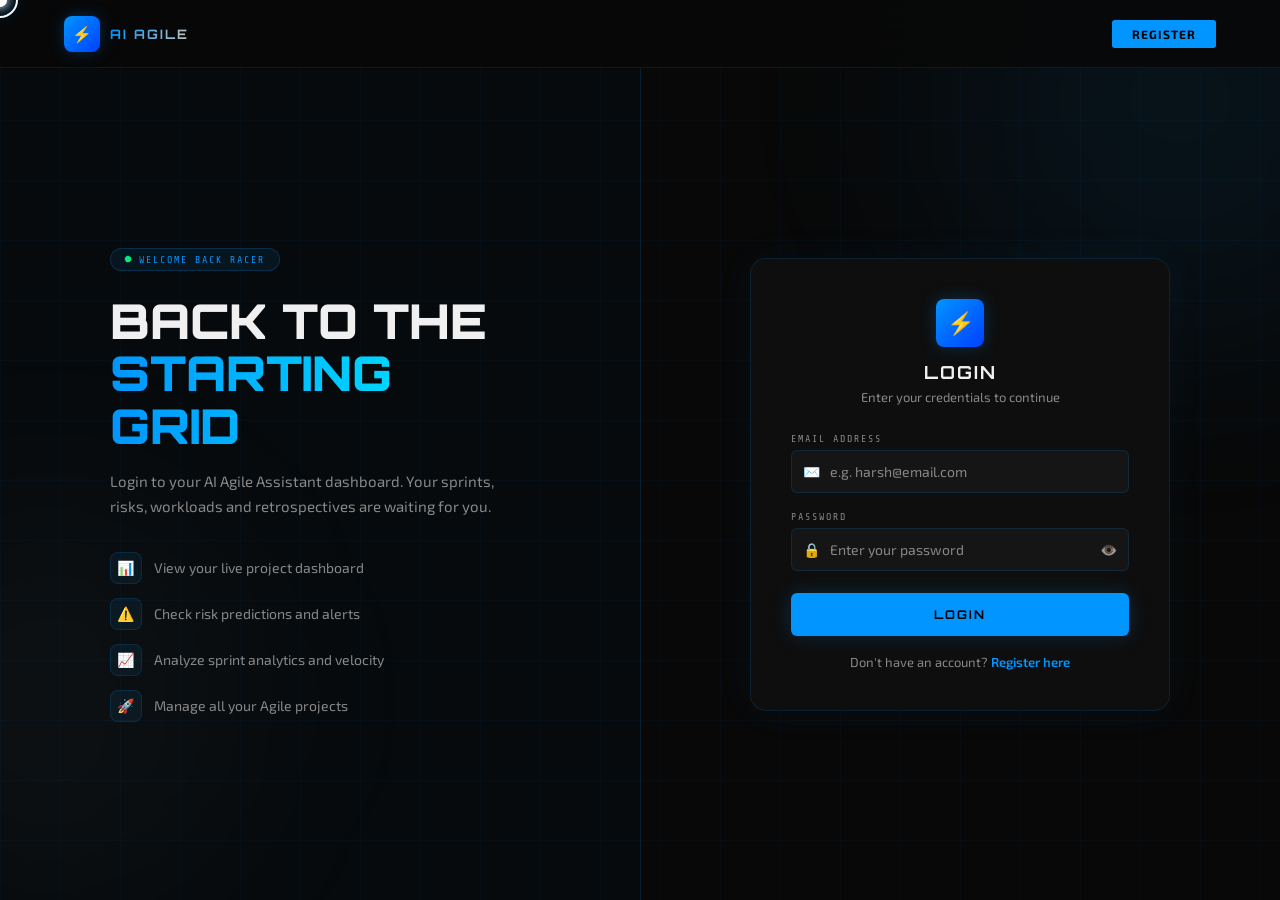
<file: frontend/welcome.html>
<!DOCTYPE html>
<html lang="en">
<head>
  <meta charset="UTF-8"/>
  <meta name="viewport" content="width=device-width, initial-scale=1.0"/>
  <title>Welcome — AI Agile Assistant</title>
  <link href="https://fonts.googleapis.com/css2?family=Orbitron:wght@400;600;700;900&family=Exo+2:wght@300;400;500;600;700&family=Share+Tech+Mono&display=swap" rel="stylesheet"/>
  <link rel="stylesheet" href="css/style.css"/>
  <link rel="stylesheet" href="css/welcome.css"/>
</head>
<body>

  <!-- Cursor -->
  <div class="cursor" id="cursor"></div>
  <div class="cursor-ring" id="cursorRing"></div>

  <!-- Background -->
  <div class="grid-bg"></div>
  <div class="orb orb-1"></div>
  <div class="orb orb-2"></div>

  <!-- Navbar -->
  <nav id="navbar">
    <a href="welcome.html" class="nav-logo">
      <div class="logo-icon">⚡</div>
      <span class="logo-text">AI AGILE</span>
    </a>
    <ul class="nav-links">
      <li><a href="welcome.html">Projects</a></li>
      <li><a href="about.html">About</a></li>
      <li><a href="profile.html">Profile</a></li>
    </ul>
    <div class="nav-cta">
      <button class="btn-outline" id="logoutBtn">Logout</button>
    </div>
  </nav>

  <!-- Main Content -->
  <main class="welcome-main">

    <!-- Header -->
    <div class="welcome-header">
      <div>
        <div class="section-tag">// YOUR GARAGE</div>
        <h1 class="welcome-title">MY <span class="gradient-text">PROJECTS</span></h1>
        <p class="welcome-sub">Manage your Agile projects. Click a project to open its dashboard.</p>
      </div>
      <button class="btn-hero-primary" id="openCreateBtn">
        <span>+ NEW PROJECT</span>
      </button>
    </div>

    <!-- Create Project Modal -->
    <div class="modal-overlay" id="modalOverlay" style="display:none">
      <div class="modal-card">

        <div class="modal-header">
          <h2>CREATE NEW PROJECT</h2>
          <button class="modal-close" id="closeModalBtn">✕</button>
        </div>

        <div class="msg success-msg" id="createSuccess" style="display:none">
          ✅ Project created! AI plan generated.
        </div>
        <div class="msg error-msg" id="createError" style="display:none">
          ❌ <span id="createErrorText">Something went wrong.</span>
        </div>

        <div class="auth-form">

          <div class="form-group">
            <label class="form-label">PROJECT TITLE</label>
            <div class="input-wrap">
              <span class="input-icon">🚀</span>
              <input type="text" id="projectTitle" class="form-input" placeholder="e.g. E-Commerce Platform"/>
            </div>
          </div>

          <div class="form-group">
            <label class="form-label">DESCRIPTION</label>
            <div class="input-wrap">
              <span class="input-icon">📝</span>
              <textarea id="projectDesc" class="form-input form-textarea" placeholder="Describe your project..."></textarea>
            </div>
          </div>

          <div class="form-group">
            <label class="form-label">DEADLINE</label>
            <div class="input-wrap">
              <span class="input-icon">📅</span>
              <input type="date" id="projectDeadline" class="form-input"/>
            </div>
          </div>

          <div class="form-group">
            <label class="form-label">TEAM SIZE</label>
            <div class="input-wrap">
              <span class="input-icon">👥</span>
              <input type="number" id="projectTeamSize" class="form-input" placeholder="e.g. 5" min="1" max="50"/>
            </div>
          </div>

          <button class="auth-btn" id="createProjectBtn">
            <span id="createBtnText">🧠 GENERATE AI PLAN</span>
            <span id="createBtnLoader" style="display:none">⏳ AI IS GENERATING...</span>
          </button>

        </div>
      </div>
    </div>

    <!-- Projects Grid -->
    <div class="projects-grid" id="projectsGrid">
      <!-- Loaded dynamically -->
    </div>

    <!-- Empty State -->
    <div class="empty-state" id="emptyState" style="display:none">
      <div class="empty-icon">🚀</div>
      <h3>NO PROJECTS YET</h3>
      <p>Create your first project and let AI generate your Agile plan.</p>
      <button class="auth-btn" style="max-width:220px;margin-top:16px" id="emptyCreateBtn">
        + CREATE PROJECT
      </button>
    </div>

    <!-- Loading State -->
    <div class="loading-state" id="loadingState">
      <div class="spinner"></div>
      <p>Loading your projects...</p>
    </div>

  </main>

  <script src="js/api.js"></script>
  <script src="js/main.js"></script>
  <script>
    window.addEventListener('load', async () => {

      // Auth check
      if (!isLoggedIn()) {
        window.location.href = 'login.html';
        return;
      }

      // Elements
      const projectsGrid = document.getElementById('projectsGrid');
      const emptyState = document.getElementById('emptyState');
      const loadingState = document.getElementById('loadingState');
      const modalOverlay = document.getElementById('modalOverlay');

      // ── Load Projects ──────────────────────
      async function loadProjects() {
        loadingState.style.display = 'flex';
        projectsGrid.style.display = 'none';
        emptyState.style.display = 'none';

        try {
          const data = await getAllProjects();
          const projects = data.projects || [];

          loadingState.style.display = 'none';

          if (projects.length === 0) {
            emptyState.style.display = 'flex';
            return;
          }

          projectsGrid.style.display = 'grid';
          projectsGrid.innerHTML = '';

          projects.forEach(project => {
            const metrics = project.ai_plan?.dashboard_metrics || {};
            const card = document.createElement('div');
            card.className = 'project-card';
            card.innerHTML = `
              <div class="project-card-header">
                <div class="project-icon">🚀</div>
                <div class="project-meta">
                  <h3>${project.title || 'Untitled Project'}</h3>
                  <span class="project-id">ID: ${project._id}</span>
                </div>
                <button class="delete-btn" data-id="${project._id}" title="Delete Project">🗑️</button>
              </div>
              <p class="project-desc">${project.description || 'No description provided.'}</p>
              <div class="project-stats">
                <div class="project-stat">
                  <span class="ps-value">${metrics.total_tasks || 0}</span>
                  <span class="ps-label">Tasks</span>
                </div>
                <div class="project-stat">
                  <span class="ps-value">${metrics.total_stories || 0}</span>
                  <span class="ps-label">Stories</span>
                </div>
                <div class="project-stat">
                  <span class="ps-value">${project.team_size || 0}</span>
                  <span class="ps-label">Team</span>
                </div>
                <div class="project-stat">
                  <span class="ps-value risk-score">${metrics.risk_score || 0}</span>
                  <span class="ps-label">Risk</span>
                </div>
              </div>
              <div class="project-footer">
                <span class="project-deadline">📅 ${project.deadline || 'No deadline'}</span>
                <a href="dashboard.html?id=${project._id}" class="open-btn">OPEN DASHBOARD →</a>
              </div>
            `;
            projectsGrid.appendChild(card);
          });

          // Delete buttons
          document.querySelectorAll('.delete-btn').forEach(btn => {
            btn.addEventListener('click', async (e) => {
              e.stopPropagation();
              const id = btn.getAttribute('data-id');
              if (confirm('Delete this project? This cannot be undone.')) {
                await deleteProject(id);
                loadProjects();
              }
            });
          });

        } catch (err) {
          loadingState.style.display = 'none';
          emptyState.style.display = 'flex';
        }
      }

      loadProjects();

      // ── Open/Close Modal ───────────────────
      document.getElementById('openCreateBtn').addEventListener('click', () => {
        modalOverlay.style.display = 'flex';
      });
      document.getElementById('closeModalBtn').addEventListener('click', () => {
        modalOverlay.style.display = 'none';
      });
      document.getElementById('emptyCreateBtn')?.addEventListener('click', () => {
        modalOverlay.style.display = 'flex';
      });
      modalOverlay.addEventListener('click', (e) => {
        if (e.target === modalOverlay) modalOverlay.style.display = 'none';
      });

      // ── Create Project ─────────────────────
      document.getElementById('createProjectBtn').addEventListener('click', async () => {

        const title = document.getElementById('projectTitle').value.trim();
        const description = document.getElementById('projectDesc').value.trim();
        const deadline = document.getElementById('projectDeadline').value;
        const team_size = parseInt(document.getElementById('projectTeamSize').value);

        const createSuccess = document.getElementById('createSuccess');
        const createError = document.getElementById('createError');
        const createErrorText = document.getElementById('createErrorText');
        const createBtnText = document.getElementById('createBtnText');
        const createBtnLoader = document.getElementById('createBtnLoader');
        const createProjectBtn = document.getElementById('createProjectBtn');

        createSuccess.style.display = 'none';
        createError.style.display = 'none';

        if (!title || !description || !deadline || !team_size) {
          createErrorText.textContent = 'Please fill in all fields.';
          createError.style.display = 'block';
          return;
        }

        createBtnText.style.display = 'none';
        createBtnLoader.style.display = 'inline';
        createProjectBtn.disabled = true;

        try {
          const result = await createProject({ title, description, deadline, team_size });

          if (result.project_id) {
            createSuccess.style.display = 'block';
            setTimeout(() => {
              modalOverlay.style.display = 'none';
              createSuccess.style.display = 'none';
              loadProjects();
            }, 2000);
          } else {
            createErrorText.textContent = result.detail || 'Failed to create project.';
            createError.style.display = 'block';
          }
        } catch (err) {
          createErrorText.textContent = 'Cannot connect to server.';
          createError.style.display = 'block';
        }

        createBtnText.style.display = 'inline';
        createBtnLoader.style.display = 'none';
        createProjectBtn.disabled = false;
      });

      // ── Logout ─────────────────────────────
      document.getElementById('logoutBtn').addEventListener('click', () => {
        logout();
      });

    });
  </script>

</body>
</html>
</file>
<file: frontend/css/style.css>
*, *::before, *::after { margin:0; padding:0; box-sizing:border-box; }

:root {
  --bg:            #080808;
  --bg-card:       #0e0e0e;
  --bg-card-2:     #141414;
  --electric-blue: #0095FF;
  --electric-blue-glow: rgba(0, 149, 255, 0.25);
  --silver:        #C0C0C0;
  --silver-dim:    #888888;
  --racing-red:    #FF2200;
  --racing-red-glow: rgba(255, 34, 0, 0.2);
  --green:         #00FF88;
  --green-glow:    rgba(0, 255, 136, 0.2);
  --cyan:          #00F5FF;
  --text:          #F0F0F0;
  --text-dim:      #888;
  --border:        rgba(0, 149, 255, 0.15);
  --border-bright: rgba(0, 149, 255, 0.4);
  --font-display:  'Orbitron', monospace;
  --font-body:     'Exo 2', sans-serif;
  --font-mono:     'Share Tech Mono', monospace;
}

html { scroll-behavior: smooth; }

body {
  background: var(--bg);
  color: var(--text);
  font-family: var(--font-body);
  overflow-x: hidden;
  cursor: none;
}

*{
  cursor: none !important;
}

/* ── Cursor ─────────────────────── */
.cursor {
  width: 14px; height: 14px;
  background: #ffffff;
  border-radius: 50%;
  position: fixed;
  top: 0; left: 0;
  pointer-events: none;
  z-index: 99999;
  box-shadow: 0 0 10px #ffffff, 0 0 20px var(--electric-blue);
  transition: transform 0.1s ease;
  transform: translate(-50%, -50%);
}

.cursor-ring {
  width: 36px; height: 36px;
  border: 2px solid #ffffff;
  border-radius: 50%;
  position: fixed;
  top: 0; left: 0;
  pointer-events: none;
  z-index: 99998;
  transition: left 0.08s ease, top 0.08s ease;
  transform: translate(-50%, -50%);
  opacity: 0.3s;
}

/* ── Background ─────────────────── */
.grid-bg {
  position: fixed; inset: 0;
  background-image:
    linear-gradient(rgba(0,149,255,0.04) 1px, transparent 1px),
    linear-gradient(90deg, rgba(0,149,255,0.04) 1px, transparent 1px);
  background-size: 60px 60px;
  pointer-events: none; z-index: 0;
}
.orb {
  position: fixed; border-radius: 50%;
  filter: blur(100px); pointer-events: none; z-index: 0;
  animation: orbFloat 10s ease-in-out infinite;
}
.orb-1 { width:500px; height:500px; background:rgba(0,149,255,0.07); top:-150px; right:-150px; }
.orb-2 { width:400px; height:400px; background:rgba(192,192,192,0.04); bottom:0; left:-150px; animation-delay:4s; }

@keyframes orbFloat {
  0%,100% { transform: translateY(0); }
  50% { transform: translateY(-40px); }
}

/* ── Navbar ─────────────────────── */
nav {
  position: fixed; top:0; left:0; right:0; z-index:1000;
  height: 68px; padding: 0 5%;
  display: flex; align-items: center; justify-content: space-between;
  background: rgba(8,8,8,0.9);
  backdrop-filter: blur(20px);
  border-bottom: 1px solid var(--border);
}
.nav-logo { display:flex; align-items:center; gap:10px; text-decoration:none; }
.logo-icon {
  width:36px; height:36px;
  background: linear-gradient(135deg, var(--electric-blue), #0040ff);
  border-radius: 8px;
  display:flex; align-items:center; justify-content:center;
  font-size:16px;
  box-shadow: 0 0 16px var(--electric-blue-glow);
}
.logo-text {
  font-family: var(--font-display);
  font-size: 13px; font-weight:700; letter-spacing:2px;
  background: linear-gradient(90deg, var(--electric-blue), var(--silver));
  -webkit-background-clip: text; background-clip: text;  -webkit-text-fill-color: transparent; color: transparent;
}
.nav-links { display:flex; gap:32px; list-style:none; }
.nav-links a {
  font-family: var(--font-body); font-size:13px; font-weight:500;
  color: var(--text-dim); text-decoration:none;
  letter-spacing:2px; text-transform:uppercase;
  transition: color 0.3s;
}
.nav-links a:hover { color: var(--electric-blue); }
.nav-cta { display:flex; gap:10px; }
.btn-outline {
  padding: 7px 20px;
  border: 1px solid var(--electric-blue);
  background: transparent; color: var(--electric-blue);
  font-family: var(--font-body); font-size:12px; font-weight:600;
  letter-spacing:1px; text-transform:uppercase;
  border-radius: 3px; text-decoration:none; cursor:none;
  transition: all 0.3s;
}
.btn-outline:hover { background: rgba(0,149,255,0.1); box-shadow: 0 0 12px var(--electric-blue-glow); }
.btn-primary {
  padding: 7px 20px;
  background: var(--electric-blue); border:none; color:#000;
  font-family: var(--font-body); font-size:12px; font-weight:700;
  letter-spacing:1px; text-transform:uppercase;
  border-radius: 3px; text-decoration:none; cursor:none;
  transition: all 0.3s;
}
.btn-primary:hover { transform:translateY(-2px); box-shadow: 0 0 20px var(--electric-blue-glow); }
.hamburger { display:none; font-size:22px; color:var(--text); cursor:none; }

/* ── Hero ───────────────────────── */
.hero {
  position: relative; z-index:1;
  min-height: 100vh;
  display: flex; align-items: center;
  padding: 0 5%; padding-top: 68px;
  overflow: hidden;
}
.hero-content { max-width: 580px; animation: fadeUp 0.9s ease forwards; }

.hero-badge {
  display: inline-flex; align-items:center; gap:8px;
  padding: 5px 14px;
  background: rgba(0,149,255,0.08);
  border: 1px solid rgba(0,149,255,0.2);
  border-radius: 100px;
  font-family: var(--font-mono); font-size:10px;
  color: var(--electric-blue); letter-spacing:2px;
  margin-bottom: 24px;
}
.badge-dot {
  width:6px; height:6px; background:var(--green);
  border-radius:50%;
  animation: pulse 2s ease-in-out infinite;
}
@keyframes pulse {
  0%,100% { opacity:1; transform:scale(1); }
  50% { opacity:0.4; transform:scale(1.6); }
}

.hero-title {
  font-family: var(--font-display);
  font-size: clamp(30px, 4.5vw, 58px);
  font-weight: 900; line-height:1.1;
  letter-spacing: -1px; margin-bottom:20px;
}
.title-line-1 { display:block; color: var(--text); }
.title-line-2 { display:block; color: var(--silver); }
.title-line-3 {
  display:block;
  background: linear-gradient(90deg, var(--electric-blue), var(--cyan));
  -webkit-background-clip:text;background-clip: text; -webkit-text-fill-color:transparent;color: transparent;
}

.hero-desc {
  font-size:16px; color:var(--text-dim); line-height:1.7;
  margin-bottom:36px; max-width:500px;
}

.hero-actions { display:flex; gap:14px; flex-wrap:wrap; margin-bottom:40px; }

.btn-hero-primary {
  display:flex; align-items:center; gap:10px;
  padding: 13px 32px;
  background: var(--electric-blue); border:none; color:#000;
  font-family: var(--font-display); font-size:11px; font-weight:700;
  letter-spacing:2px; text-transform:uppercase;
  border-radius: 3px; text-decoration:none; cursor:none;
  transition: all 0.3s;
  box-shadow: 0 0 24px var(--electric-blue-glow);
}
.btn-hero-primary:hover { transform:translateY(-3px); box-shadow: 0 0 40px rgba(0,149,255,0.4); }
.btn-arrow { transition: transform 0.3s; }
.btn-hero-primary:hover .btn-arrow { transform: translateX(4px); }

.btn-hero-outline {
  padding: 13px 32px;
  border: 1px solid rgba(192,192,192,0.3);
  background: transparent; color: var(--silver);
  font-family: var(--font-display); font-size:11px; font-weight:600;
  letter-spacing:2px; text-transform:uppercase;
  border-radius: 3px; text-decoration:none; cursor:none;
  transition: all 0.3s;
}
.btn-hero-outline:hover { border-color:var(--silver); box-shadow: 0 0 16px rgba(192,192,192,0.1); }

.hero-stats { display:flex; align-items:center; gap:24px; }
.stat { display:flex; flex-direction:column; }
.stat-value {
  font-family: var(--font-display); font-size:26px; font-weight:900;
  color: var(--electric-blue);
}
.stat-label { font-size:11px; color:var(--text-dim); letter-spacing:1px; text-transform:uppercase; }
.stat-divider { width:1px; height:40px; background:var(--border); }

/* Hero Visual */
.hero-visual {
  position: absolute; right:4%; top:50%; transform:translateY(-50%);
  width: 400px; animation: fadeRight 1s ease forwards;
}
.visual-glow {
  position:absolute; inset:-20px;
  background: radial-gradient(circle, rgba(0,149,255,0.12), transparent 70%);
  border-radius:20px; pointer-events:none;
}
.dashboard-preview {
  background: var(--bg-card);
  border: 1px solid var(--border-bright);
  border-radius: 12px; overflow:hidden;
  box-shadow: 0 0 40px rgba(0,149,255,0.1), 0 30px 60px rgba(0,0,0,0.6);
}
.preview-topbar {
  padding: 10px 14px;
  background: rgba(0,149,255,0.06);
  border-bottom: 1px solid var(--border);
  display:flex; align-items:center; gap:10px;
}
.preview-dots { display:flex; gap:6px; }
.preview-dots span { width:10px; height:10px; border-radius:50%; }
.preview-title-bar {
  font-family:var(--font-mono); font-size:10px;
  color:var(--electric-blue); letter-spacing:2px;
}
.preview-body { padding:16px; }
.preview-label {
  font-family:var(--font-mono); font-size:9px;
  color:var(--text-dim); letter-spacing:2px;
  text-transform:uppercase; margin-bottom:10px;
}
.metric-row { display:grid; grid-template-columns:1fr 1fr 1fr; gap:10px; }
.metric-box {
  background:rgba(255,255,255,0.03);
  border:1px solid var(--border);
  border-radius:8px; padding:10px; text-align:center;
}
.metric-num {
  font-family:var(--font-display); font-size:18px; font-weight:700;
}
.metric-name { font-size:9px; color:var(--text-dim); margin-top:3px; letter-spacing:1px; }
.cyan { color:var(--cyan); }
.green { color:var(--green); }
.blue { color:var(--electric-blue); }
.silver { color:var(--silver); }
.red { color:var(--racing-red); }

.bar-row { display:flex; align-items:center; gap:8px; margin-bottom:8px; }
.bar-name { font-family:var(--font-mono); font-size:9px; color:var(--text-dim); width:35px; }
.bar-track { flex:1; height:5px; background:rgba(255,255,255,0.06); border-radius:3px; overflow:hidden; }
.bar-fill { height:100%; border-radius:3px; animation: barGrow 1.5s ease forwards; }
@keyframes barGrow { from { width:0; } }
.bar-pct { font-family:var(--font-mono); font-size:9px; color:var(--text-dim); width:28px; text-align:right; }

.risk-pills { display:flex; gap:8px; flex-wrap:wrap; }
.pill {
  padding:3px 10px; border-radius:100px;
  font-family:var(--font-mono); font-size:9px; letter-spacing:1px;
}
.pill.red { background:rgba(255,34,0,0.15); color:var(--racing-red); border:1px solid rgba(255,34,0,0.3); }
.pill.yellow { background:rgba(255,200,0,0.12); color:#ffc800; border:1px solid rgba(255,200,0,0.3); }
.pill.green { background:rgba(0,255,136,0.1); color:var(--green); border:1px solid rgba(0,255,136,0.3); }

/* Racing Stripe */
.racing-stripe {
  position:absolute; bottom:0; left:0; right:0; height:3px;
  background: linear-gradient(90deg, transparent, var(--electric-blue), var(--silver), var(--electric-blue), transparent);
  animation: stripeGlow 3s ease-in-out infinite;
}
@keyframes stripeGlow {
  0%,100% { opacity:0.6; }
  50% { opacity:1; }
}

/* ── Features Section ───────────── */
.features-slide {
  position:relative; z-index:1;
  padding: 100px 5%;
  text-align:center;
}
.section-tag {
  font-family:var(--font-mono); font-size:11px;
  color:var(--electric-blue); letter-spacing:3px;
  text-transform:uppercase; margin-bottom:12px;
}
.section-title {
  font-family:var(--font-display);
  font-size:clamp(24px,3.5vw,42px);
  font-weight:900; color:var(--text);
  margin-bottom:10px; letter-spacing:1px;
}
.section-sub {
  font-size:15px; color:var(--text-dim); margin-bottom:60px;
}
.features-grid {
  display:grid;
  grid-template-columns:repeat(auto-fit, minmax(260px, 1fr));
  gap:20px; text-align:left;
}
.feature-card {
  background:var(--bg-card);
  border:1px solid var(--border);
  border-radius:10px; padding:24px;
  transition:all 0.3s;
  animation: fadeUp 0.6s ease forwards;
  animation-delay: calc(attr(data-delay) * 0.1s);
  opacity:0;
}
.feature-card:hover {
  border-color:var(--border-bright);
  transform:translateY(-4px);
  box-shadow:0 0 30px rgba(0,149,255,0.08);
}
.feature-icon-wrap {
  width:44px; height:44px; border-radius:10px;
  display:flex; align-items:center; justify-content:center;
  font-size:20px; margin-bottom:14px;
}
.blue-glow { background:rgba(0,149,255,0.12); box-shadow:0 0 12px rgba(0,149,255,0.2); }
.red-glow { background:rgba(255,34,0,0.1); box-shadow:0 0 12px rgba(255,34,0,0.15); }
.green-glow { background:rgba(0,255,136,0.1); box-shadow:0 0 12px rgba(0,255,136,0.15); }
.silver-glow { background:rgba(192,192,192,0.1); box-shadow:0 0 12px rgba(192,192,192,0.1); }
.feature-card h3 {
  font-family:var(--font-display); font-size:12px;
  font-weight:700; letter-spacing:1px;
  color:var(--text); margin-bottom:8px;
}
.feature-card p { font-size:13px; color:var(--text-dim); line-height:1.6; margin-bottom:12px; }
.feature-tag {
  font-family:var(--font-mono); font-size:9px;
  color:var(--electric-blue); letter-spacing:1px;
  background:rgba(0,149,255,0.06);
  padding:3px 8px; border-radius:3px;
  display:inline-block;
}

/* ── How It Works ───────────────── */
.how-it-works {
  position:relative; z-index:1;
  padding:100px 5%; text-align:center;
  border-top:1px solid var(--border);
}
.steps-row {
  display:flex; align-items:center; justify-content:center;
  gap:20px; flex-wrap:wrap; margin-top:50px;
}
.step-card {
  background:var(--bg-card);
  border:1px solid var(--border);
  border-radius:10px; padding:28px 24px;
  width:220px; text-align:center;
  transition:all 0.3s;
}
.step-card:hover { border-color:var(--border-bright); transform:translateY(-4px); }
.step-num {
  font-family:var(--font-display); font-size:32px; font-weight:900;
  color:rgba(0,149,255,0.2); margin-bottom:10px;
}
.step-icon { font-size:28px; margin-bottom:12px; }
.step-card h3 {
  font-family:var(--font-display); font-size:11px;
  font-weight:700; letter-spacing:1px;
  color:var(--text); margin-bottom:8px;
}
.step-card p { font-size:12px; color:var(--text-dim); line-height:1.6; }
.step-arrow { font-size:24px; color:var(--electric-blue); }

/* ── Stats Section ──────────────── */
.stats-section {
  position:relative; z-index:1;
  padding:80px 5%;
  border-top:1px solid var(--border);
  border-bottom:1px solid var(--border);
  background:rgba(0,149,255,0.02);
}
.stats-grid {
  display:grid;
  grid-template-columns:repeat(auto-fit, minmax(180px,1fr));
  gap:24px;
}
.stat-card {
  text-align:center; padding:30px;
  border:1px solid var(--border); border-radius:10px;
  background:var(--bg-card);
  transition:all 0.3s;
}
.stat-card:hover { border-color:var(--border-bright); }
.stat-big {
  font-family:var(--font-display); font-size:44px; font-weight:900;
  margin-bottom:8px;
}
.stat-desc { font-size:12px; color:var(--text-dim); letter-spacing:1px; text-transform:uppercase; }

/* ── Footer ─────────────────────── */
.footer {
  position:relative; z-index:1;
  padding:40px 5%;
  background:rgba(0,0,0,0.5);
}
.footer-inner { display:flex; flex-direction:column; align-items:center; gap:14px; text-align:center; }
.footer-sub { font-family:var(--font-mono); font-size:11px; color:var(--text-dim); letter-spacing:1px; }
.footer-links { display:flex; gap:24px; }
.footer-links a { font-size:13px; color:var(--text-dim); text-decoration:none; letter-spacing:1px; transition:color 0.3s; }
.footer-links a:hover { color:var(--electric-blue); }
.footer-copy { font-size:11px; color:rgba(255,255,255,0.15); }

/* ── Animations ─────────────────── */
@keyframes fadeUp {
  from { opacity:0; transform:translateY(24px); }
  to { opacity:1; transform:translateY(0); }
}
@keyframes fadeRight {
  from { opacity:0; transform:translate(24px,-50%); }
  to { opacity:1; transform:translate(0,-50%); }
}

/* Feature cards stagger */
.feature-card:nth-child(1) { animation-delay:0.1s; }
.feature-card:nth-child(2) { animation-delay:0.2s; }
.feature-card:nth-child(3) { animation-delay:0.3s; }
.feature-card:nth-child(4) { animation-delay:0.4s; }
.feature-card:nth-child(5) { animation-delay:0.5s; }
.feature-card:nth-child(6) { animation-delay:0.6s; }
.feature-card:nth-child(7) { animation-delay:0.7s; }
.feature-card:nth-child(8) { animation-delay:0.8s; }

/* ── Responsive ─────────────────── */
@media (max-width:1100px) {
  .hero-visual { display:none; }
  .hero-content { max-width:100%; }
}
@media (max-width:768px) {
  .nav-links { display:none; }
  .hamburger { display:block; }
  .hero-title { font-size:30px; }
  .steps-row { flex-direction:column; }
  .step-arrow { transform:rotate(90deg); }
}
</file>
<file: frontend/css/about.css>
/* ── About Hero ─────────────────────────── */
.about-hero {
  position: relative; z-index: 1;
  min-height: 80vh;
  display: flex; align-items: center;
  padding: 100px 5% 60px;
  gap: 60px;
}

.about-hero-content { max-width: 580px; }

.about-hero-title {
  font-family: var(--font-display);
  font-size: clamp(30px, 4.5vw, 56px);
  font-weight: 900; line-height: 1.1;
  letter-spacing: -1px; margin-bottom: 20px;
  display: flex; flex-direction: column;
}

.about-hero-title span:first-child { color: var(--text); }

.gradient-text {
  background: linear-gradient(90deg, var(--electric-blue), var(--cyan));
  -webkit-background-clip: text;
  background-clip: text;
  -webkit-text-fill-color: transparent;
  color: transparent;
}

.about-hero-desc {
  font-size: 16px; color: var(--text-dim);
  line-height: 1.7; max-width: 500px;
}

/* Speedometer Visual */
.about-hero-visual {
  flex-shrink: 0;
  display: flex; align-items: center; justify-content: center;
}

.speedometer {
  width: 220px; height: 220px;
  position: relative;
  display: flex; align-items: center; justify-content: center;
}

.speedo-ring {
  position: absolute; inset: 0;
  border-radius: 50%;
  border: 3px solid transparent;
  border-top-color: var(--electric-blue);
  border-right-color: var(--electric-blue);
  box-shadow: 0 0 30px rgba(0,149,255,0.3);
  animation: spin 3s linear infinite;
}

.speedo-inner {
  width: 160px; height: 160px;
  border-radius: 50%;
  background: var(--bg-card);
  border: 2px solid var(--border);
  display: flex; flex-direction: column;
  align-items: center; justify-content: center;
  box-shadow: 0 0 40px rgba(0,149,255,0.1);
}

.speedo-value {
  font-family: var(--font-display);
  font-size: 48px; font-weight: 900;
  color: var(--electric-blue);
  line-height: 1;
}

.speedo-label {
  font-family: var(--font-mono); font-size: 8px;
  color: var(--text-dim); letter-spacing: 2px;
  text-align: center; margin-top: 4px;
}

/* ── About Section ──────────────────────── */
.about-section {
  position: relative; z-index: 1;
  padding: 80px 5%;
  border-top: 1px solid var(--border);
}

.alt-bg { background: rgba(0,149,255,0.02); }

.about-container { max-width: 1000px; margin: 0 auto; }

.about-section-title {
  font-family: var(--font-display);
  font-size: clamp(22px, 3vw, 36px);
  font-weight: 900; letter-spacing: 2px;
  color: var(--text); margin-bottom: 40px;
  margin-top: 8px;
}

/* ── Developer Card ─────────────────────── */
.developer-card {
  display: flex; gap: 40px; align-items: flex-start;
  background: var(--bg-card);
  border: 1px solid var(--border);
  border-radius: 16px; padding: 36px;
  position: relative; overflow: hidden;
}

.developer-card::before {
  content: '';
  position: absolute; top: 0; left: 0; right: 0;
  height: 3px;
  background: linear-gradient(90deg, transparent, var(--electric-blue), var(--cyan), transparent);
}

.dev-avatar-wrap { position: relative; flex-shrink: 0; }

.dev-avatar {
  width: 90px; height: 90px;
  border-radius: 50%;
  background: linear-gradient(135deg, var(--electric-blue), #0040ff);
  display: flex; align-items: center; justify-content: center;
  font-family: var(--font-display);
  font-size: 28px; font-weight: 900; color: #000;
  box-shadow: 0 0 24px rgba(0,149,255,0.4);
}

.dev-avatar-ring {
  position: absolute; inset: -6px;
  border-radius: 50%;
  border: 2px solid rgba(0,149,255,0.3);
  animation: ringPulse 2s ease-in-out infinite;
}

.dev-name {
  font-family: var(--font-display);
  font-size: 24px; font-weight: 900;
  letter-spacing: 2px; color: var(--text);
  margin-bottom: 6px;
}

.dev-role {
  font-family: var(--font-mono); font-size: 11px;
  color: var(--electric-blue); letter-spacing: 1px;
  margin-bottom: 16px;
}

.dev-bio {
  font-size: 14px; color: var(--text-dim);
  line-height: 1.7; margin-bottom: 20px;
  max-width: 500px;
}

.dev-tags { display: flex; flex-wrap: wrap; gap: 8px; }

.dev-tag {
  padding: 4px 12px;
  background: rgba(0,149,255,0.08);
  border: 1px solid rgba(0,149,255,0.2);
  border-radius: 100px;
  font-family: var(--font-mono); font-size: 10px;
  color: var(--electric-blue); letter-spacing: 1px;
}

/* ── Tech Grid ──────────────────────────── */
.tech-grid {
  display: grid;
  grid-template-columns: repeat(auto-fill, minmax(240px, 1fr));
  gap: 16px;
}

.tech-card {
  background: var(--bg-card);
  border: 1px solid var(--border);
  border-radius: 10px; padding: 24px;
  display: flex; flex-direction: column; gap: 10px;
  transition: all 0.3s;
}

.tech-card:hover {
  border-color: var(--border-bright);
  transform: translateY(-3px);
}

.tech-icon {
  width: 44px; height: 44px;
  border-radius: 10px;
  display: flex; align-items: center; justify-content: center;
  font-size: 20px;
}

.tech-name {
  font-family: var(--font-display);
  font-size: 13px; font-weight: 700;
  letter-spacing: 1px; color: var(--text);
}

.tech-desc {
  font-size: 12px; color: var(--text-dim); line-height: 1.5;
}

/* ── Features List ──────────────────────── */
.features-list {
  display: flex; flex-direction: column; gap: 12px;
}

.feature-list-item {
  display: flex; align-items: center; gap: 20px;
  padding: 18px 20px;
  background: var(--bg-card);
  border: 1px solid var(--border);
  border-radius: 10px;
  transition: all 0.3s;
}

.feature-list-item:hover {
  border-color: var(--border-bright);
  transform: translateX(4px);
}

.fli-num {
  font-family: var(--font-display);
  font-size: 22px; font-weight: 900;
  flex-shrink: 0; width: 36px;
}

.fli-content { flex: 1; }

.fli-title {
  font-family: var(--font-display);
  font-size: 11px; font-weight: 700;
  letter-spacing: 1px; color: var(--text);
  margin-bottom: 4px;
}

.fli-desc {
  font-size: 12px; color: var(--text-dim); line-height: 1.5;
}

.fli-endpoint {
  font-family: var(--font-mono); font-size: 9px;
  color: var(--electric-blue); letter-spacing: 1px;
  background: rgba(0,149,255,0.06);
  padding: 3px 8px; border-radius: 3px;
  white-space: nowrap; flex-shrink: 0;
}

.red { color: var(--racing-red); }
.silver { color: var(--silver); }

/* ── Philosophy Grid ────────────────────── */
.philosophy-grid {
  display: grid;
  grid-template-columns: repeat(auto-fill, minmax(240px, 1fr));
  gap: 20px;
}

.philosophy-card {
  background: var(--bg-card);
  border: 1px solid var(--border);
  border-radius: 12px; padding: 28px;
  text-align: center;
  transition: all 0.3s;
}

.philosophy-card:hover {
  border-color: var(--border-bright);
  transform: translateY(-4px);
}

.ph-icon { font-size: 36px; margin-bottom: 14px; }

.philosophy-card h3 {
  font-family: var(--font-display);
  font-size: 14px; font-weight: 700;
  letter-spacing: 2px; color: var(--text);
  margin-bottom: 10px;
}

.philosophy-card p {
  font-size: 13px; color: var(--text-dim); line-height: 1.6;
}

/* ── Responsive ─────────────────────────── */
@media (max-width: 768px) {
  .about-hero { flex-direction: column; }
  .about-hero-visual { display: none; }
  .developer-card { flex-direction: column; }
  .feature-list-item { flex-wrap: wrap; }
  .fli-endpoint { width: 100%; }
}
</file>
<file: frontend/css/dashboard.css>
/* ── Reset nav conflicts from style.css ─── */
.sidebar nav {
  display: flex !important;
  flex-direction: column !important;
  position: static !important;
  background: transparent !important;
  border: none !important;
  height: auto !important;
  padding: 16px 10px !important;
  backdrop-filter: none !important;
}

.sidebar .nav-item {
  display: flex !important;
  height: auto !important;
  padding: 11px 12px !important;
}

/* ── Layout ─────────────────────────────── */
body { display: flex; min-height: 100vh; }

.sidebar {
  width: 240px; min-height: 100vh;
  background: rgba(8,8,8,0.95);
  border-right: 1px solid var(--border);
  display: flex; flex-direction: column;
  position: fixed; top: 0; left: 0; bottom: 0;
  z-index: 100;
  transition: width 0.3s ease;
}

.sidebar.collapsed { width: 64px; }
.sidebar.collapsed .nav-label,
.sidebar.collapsed .logo-text,
.sidebar.collapsed .sidebar-back,
.sidebar.collapsed .sidebar-logout { display: none; }
.sidebar.collapsed .sidebar-logo { justify-content: center; }

.dash-main {
  margin-left: 240px;
  flex: 1; min-height: 100vh;
  display: flex; flex-direction: column;
  transition: margin-left 0.3s ease;
}

/* ── Sidebar Logo ───────────────────────── */
.sidebar-logo {
  display: flex; align-items: center; gap: 10px;
  padding: 20px 16px;
  border-bottom: 1px solid var(--border);
}

/* ── Sidebar Nav ────────────────────────── */
.sidebar-nav {
  flex: 1; padding: 16px 10px;
  display: flex; flex-direction: column; gap: 4px;
}

.nav-item {
  display: flex; align-items: center; gap: 12px;
  padding: 11px 12px;
  background: transparent; border: none;
  color: var(--text-dim);
  font-family: var(--font-body); font-size: 13px;
  font-weight: 500; letter-spacing: 0.5px;
  border-radius: 8px; cursor: none;
  transition: all 0.2s; text-align: left;
  width: 100%;
}

.nav-item:hover {
  background: rgba(0,149,255,0.06);
  color: var(--text);
}

.nav-item.active {
  background: rgba(0,149,255,0.12);
  color: var(--electric-blue);
  border-left: 2px solid var(--electric-blue);
}

.nav-icon { font-size: 16px; flex-shrink: 0; }
.nav-label { white-space: nowrap; }

/* ── Sidebar Footer ─────────────────────── */
.sidebar-footer {
  padding: 16px;
  border-top: 1px solid var(--border);
  display: flex; flex-direction: column; gap: 8px;
}

.sidebar-back {
  font-family: var(--font-mono); font-size: 11px;
  color: var(--text-dim); text-decoration: none;
  letter-spacing: 1px; transition: color 0.3s;
}
.sidebar-back:hover { color: var(--electric-blue); }

.sidebar-logout {
  background: transparent;
  border: 1px solid rgba(255,34,0,0.3);
  color: var(--racing-red);
  font-family: var(--font-mono); font-size: 10px;
  letter-spacing: 1px; padding: 6px 12px;
  border-radius: 4px; cursor: none;
  transition: all 0.3s;
}
.sidebar-logout:hover { background: rgba(255,34,0,0.1); }

/* ── Top Bar ────────────────────────────── */
.dash-topbar {
  height: 64px; padding: 0 28px;
  display: flex; align-items: center;
  justify-content: space-between;
  background: rgba(8,8,8,0.9);
  border-bottom: 1px solid var(--border);
  backdrop-filter: blur(10px);
  position: sticky; top: 0; z-index: 50;
}

.topbar-left { display: flex; align-items: center; gap: 16px; }

.sidebar-toggle {
  background: transparent; border: none;
  color: var(--text-dim); font-size: 20px;
  cursor: none; transition: color 0.3s;
}
.sidebar-toggle:hover { color: var(--electric-blue); }

.topbar-title {
  font-family: var(--font-display);
  font-size: 16px; font-weight: 700;
  letter-spacing: 1px; color: var(--text);
}

.topbar-right { display: flex; align-items: center; gap: 16px; }

.topbar-badge {
  display: flex; align-items: center; gap: 6px;
  padding: 4px 12px;
  background: rgba(0,255,136,0.08);
  border: 1px solid rgba(0,255,136,0.2);
  border-radius: 100px;
  font-family: var(--font-mono); font-size: 10px;
  color: var(--green); letter-spacing: 2px;
}

.topbar-profile {
  width: 36px; height: 36px;
  background: rgba(0,149,255,0.1);
  border: 1px solid var(--border);
  border-radius: 50%;
  display: flex; align-items: center; justify-content: center;
  font-size: 16px; text-decoration: none;
  transition: all 0.3s;
}
.topbar-profile:hover { border-color: var(--electric-blue); }

/* ── Content ────────────────────────────── */
.dash-content {
  flex: 1; padding: 28px;
  overflow-y: auto;
}

.dash-section { display: none; }
.dash-section.active { display: block; animation: fadeUp 0.4s ease forwards; }

/* ── Metrics Grid ───────────────────────── */
.metrics-grid {
  display: grid;
  grid-template-columns: repeat(auto-fill, minmax(180px, 1fr));
  gap: 16px; margin-bottom: 24px;
}

.metric-card {
  background: var(--bg-card);
  border: 1px solid var(--border);
  border-radius: 10px; padding: 20px;
  display: flex; flex-direction: column;
  align-items: flex-start; gap: 8px;
  transition: all 0.3s;
}
.metric-card:hover { border-color: var(--border-bright); transform: translateY(-2px); }

.mc-icon {
  width: 36px; height: 36px; border-radius: 8px;
  display: flex; align-items: center; justify-content: center;
  font-size: 16px;
}

.mc-value {
  font-family: var(--font-display);
  font-size: 28px; font-weight: 900;
}

.mc-label {
  font-family: var(--font-mono); font-size: 9px;
  color: var(--text-dim); letter-spacing: 2px;
  text-transform: uppercase;
}

/* ── Overview Bottom ────────────────────── */
.overview-bottom {
  display: grid;
  grid-template-columns: 1fr 1fr;
  gap: 16px;
}

.overview-card {
  background: var(--bg-card);
  border: 1px solid var(--border);
  border-radius: 10px; padding: 20px;
}

.oc-title {
  font-family: var(--font-mono); font-size: 10px;
  color: var(--electric-blue); letter-spacing: 2px;
  margin-bottom: 16px;
}

/* Workload bars */
.workload-bar-row {
  display: flex; align-items: center;
  gap: 10px; margin-bottom: 12px;
}
.wb-name {
  font-family: var(--font-mono); font-size: 10px;
  color: var(--text-dim); width: 120px;
  white-space: nowrap; overflow: hidden;
  text-overflow: ellipsis;
}
.wb-track {
  flex: 1; height: 6px;
  background: rgba(255,255,255,0.05);
  border-radius: 3px; overflow: hidden;
}
.wb-fill {
  height: 100%; border-radius: 3px;
  background: linear-gradient(90deg, var(--electric-blue), var(--cyan));
  animation: barGrow 1s ease forwards;
}
.wb-val {
  font-family: var(--font-mono); font-size: 10px;
  color: var(--electric-blue); width: 35px;
  text-align: right;
}

/* Risk gauge */
.risk-gauge { text-align: center; padding: 10px 0; }
.gauge-value {
  font-family: var(--font-display);
  font-size: 56px; font-weight: 900;
  line-height: 1;
}
.gauge-label {
  font-family: var(--font-mono); font-size: 11px;
  letter-spacing: 2px; margin: 8px 0 16px;
  color: var(--text-dim);
}
.gauge-bar-track {
  height: 8px; background: rgba(255,255,255,0.05);
  border-radius: 4px; overflow: hidden;
}
.gauge-bar-fill {
  height: 100%; border-radius: 4px;
  animation: barGrow 1s ease forwards;
}

/* ── Section Header Row ─────────────────── */
.section-header-row {
  display: flex; align-items: flex-end;
  justify-content: space-between;
  margin-bottom: 24px; flex-wrap: wrap; gap: 12px;
}

.section-heading {
  font-family: var(--font-display);
  font-size: 20px; font-weight: 700;
  letter-spacing: 1px; color: var(--text);
}

.task-count-badge {
  font-family: var(--font-mono); font-size: 11px;
  color: var(--electric-blue); letter-spacing: 1px;
  padding: 4px 12px;
  background: rgba(0,149,255,0.08);
  border: 1px solid var(--border);
  border-radius: 100px;
}

/* ── Table ──────────────────────────────── */
.table-wrap {
  overflow-x: auto;
  border: 1px solid var(--border);
  border-radius: 10px;
}

.data-table {
  width: 100%; border-collapse: collapse;
}

.data-table th {
  font-family: var(--font-mono); font-size: 10px;
  color: var(--electric-blue); letter-spacing: 2px;
  text-transform: uppercase; padding: 14px 16px;
  background: rgba(0,149,255,0.05);
  border-bottom: 1px solid var(--border);
  text-align: left; white-space: nowrap;
}

.data-table td {
  padding: 12px 16px; font-size: 13px;
  color: var(--text-dim);
  border-bottom: 1px solid rgba(255,255,255,0.03);
}

.data-table tr:hover td { background: rgba(0,149,255,0.03); color: var(--text); }
.data-table tr:last-child td { border-bottom: none; }

.story-tag {
  font-family: var(--font-mono); font-size: 10px;
  color: var(--silver); background: rgba(192,192,192,0.08);
  padding: 2px 8px; border-radius: 3px;
}

.role-tag {
  font-family: var(--font-mono); font-size: 10px;
  color: var(--electric-blue); background: rgba(0,149,255,0.08);
  padding: 2px 8px; border-radius: 3px;
}

.unit-tag {
  font-family: var(--font-mono); font-size: 10px;
  color: var(--green); background: rgba(0,255,136,0.08);
  padding: 2px 8px; border-radius: 3px;
}

/* ── Risk ───────────────────────────────── */
.risk-overview-grid {
  display: grid;
  grid-template-columns: repeat(auto-fill, minmax(160px, 1fr));
  gap: 16px; margin-bottom: 24px;
}

.risk-stat-card {
  background: var(--bg-card);
  border-radius: 10px; padding: 20px;
  text-align: center;
  border: 1px solid var(--border);
}

.red-border { border-color: rgba(255,34,0,0.3) !important; }
.yellow-border { border-color: rgba(255,200,0,0.3) !important; }
.green-border { border-color: rgba(0,255,136,0.3) !important; }
.blue-border { border-color: rgba(0,149,255,0.3) !important; }

.rs-value {
  font-family: var(--font-display);
  font-size: 40px; font-weight: 900;
}
.rs-label {
  font-family: var(--font-mono); font-size: 9px;
  color: var(--text-dim); letter-spacing: 2px;
  margin-top: 6px;
}
.yellow { color: #ffc800; }

/* ── Workload ───────────────────────────── */
.workload-grid {
  display: grid;
  grid-template-columns: repeat(auto-fill, minmax(280px, 1fr));
  gap: 16px;
}

.workload-member-card {
  background: var(--bg-card);
  border: 1px solid var(--border);
  border-radius: 10px; padding: 20px;
  transition: all 0.3s;
}
.workload-member-card:hover { border-color: var(--border-bright); }

.wm-header {
  display: flex; align-items: center;
  gap: 12px; margin-bottom: 14px;
}

.wm-avatar {
  width: 40px; height: 40px;
  background: rgba(0,149,255,0.1);
  border: 1px solid var(--border);
  border-radius: 50%;
  display: flex; align-items: center; justify-content: center;
  font-size: 18px;
}

.wm-name {
  font-family: var(--font-display); font-size: 12px;
  font-weight: 700; letter-spacing: 1px; color: var(--text);
}

.wm-count {
  font-family: var(--font-mono); font-size: 10px;
  color: var(--text-dim); margin-top: 2px;
}

.wm-tasks { display: flex; flex-wrap: wrap; gap: 6px; }

.wm-task-tag {
  font-family: var(--font-mono); font-size: 9px;
  color: var(--electric-blue);
  background: rgba(0,149,255,0.08);
  border: 1px solid rgba(0,149,255,0.15);
  padding: 3px 8px; border-radius: 3px;
}

/* ── Retrospective ──────────────────────── */
.retro-grid {
  display: grid;
  grid-template-columns: repeat(auto-fill, minmax(280px, 1fr));
  gap: 16px;
}

.retro-card {
  background: var(--bg-card);
  border-radius: 10px; padding: 20px;
  border: 1px solid var(--border);
}

.retro-header {
  font-family: var(--font-display); font-size: 11px;
  font-weight: 700; letter-spacing: 2px;
  margin-bottom: 14px;
}

.retro-list {
  list-style: none; display: flex;
  flex-direction: column; gap: 8px;
}

.retro-list li {
  font-size: 13px; color: var(--text-dim);
  padding: 8px 12px;
  background: rgba(255,255,255,0.02);
  border-radius: 6px; line-height: 1.5;
}

/* ── Analytics ──────────────────────────── */
.analytics-grid {
  display: grid;
  grid-template-columns: repeat(auto-fill, minmax(180px, 1fr));
  gap: 16px; margin-bottom: 24px;
}

.analytics-card {
  background: var(--bg-card);
  border: 1px solid var(--border);
  border-radius: 10px; padding: 20px;
  text-align: center;
}

.ac-value {
  font-family: var(--font-display);
  font-size: 36px; font-weight: 900;
  margin-bottom: 6px;
}

.ac-label {
  font-family: var(--font-mono); font-size: 9px;
  color: var(--text-dim); letter-spacing: 2px;
}

/* Sprint bars chart */
.sprint-bars {
  background: var(--bg-card);
  border: 1px solid var(--border);
  border-radius: 10px; padding: 20px;
}

.sprint-bars-title {
  font-family: var(--font-mono); font-size: 10px;
  color: var(--electric-blue); letter-spacing: 2px;
  margin-bottom: 20px;
}

.sprint-bars-grid {
  display: flex; align-items: flex-end;
  gap: 16px; height: 140px;
}

.sprint-bar-col {
  display: flex; flex-direction: column;
  align-items: center; gap: 6px; flex: 1;
}

.sprint-bar-wrap {
  flex: 1; width: 100%; max-width: 50px;
  background: rgba(255,255,255,0.04);
  border-radius: 4px; overflow: hidden;
  display: flex; align-items: flex-end;
}

.sprint-bar-fill {
  width: 100%;
  background: linear-gradient(180deg, var(--cyan), var(--electric-blue));
  border-radius: 4px;
  animation: barGrowUp 1s ease forwards;
  min-height: 4px;
}

@keyframes barGrowUp {
  from { height: 0 !important; }
}

.sprint-bar-label {
  font-family: var(--font-mono); font-size: 9px;
  color: var(--text-dim); letter-spacing: 1px;
}

.sprint-bar-val {
  font-family: var(--font-display); font-size: 12px;
  font-weight: 700; color: var(--electric-blue);
}

/* ── Risk Predictor ─────────────────────── */
.predictor-grid {
  display: grid;
  grid-template-columns: 1fr 2fr;
  gap: 16px; margin-bottom: 24px;
}

.predictor-score-card {
  background: var(--bg-card);
  border: 1px solid var(--border);
  border-radius: 10px; padding: 24px;
  text-align: center;
}

.pred-label {
  font-family: var(--font-mono); font-size: 9px;
  color: var(--text-dim); letter-spacing: 2px;
  text-transform: uppercase; margin-bottom: 8px;
}

.pred-score {
  font-family: var(--font-display);
  font-size: 60px; font-weight: 900; line-height: 1;
}

.pred-category {
  font-family: var(--font-mono); font-size: 12px;
  letter-spacing: 2px; margin: 8px 0 16px;
}

.pred-bar-track {
  height: 8px; background: rgba(255,255,255,0.05);
  border-radius: 4px; overflow: hidden;
}

.pred-bar-fill {
  height: 100%; border-radius: 4px;
  animation: barGrow 1s ease forwards;
}

.predictor-info-card {
  background: var(--bg-card);
  border: 1px solid var(--border);
  border-radius: 10px; padding: 24px;
}

.pred-summary {
  font-size: 14px; color: var(--text-dim);
  line-height: 1.7;
}

.pred-pct {
  font-family: var(--font-display);
  font-size: 32px; font-weight: 900;
}

/* Mitigation list */
.mitigation-title {
  font-family: var(--font-display); font-size: 13px;
  font-weight: 700; letter-spacing: 1px;
  color: var(--text); margin-bottom: 16px;
}

.mitigation-item {
  display: flex; align-items: flex-start;
  gap: 14px; padding: 14px 16px;
  background: var(--bg-card);
  border: 1px solid var(--border);
  border-radius: 8px; margin-bottom: 10px;
  font-size: 14px; color: var(--text-dim);
  transition: all 0.3s;
}

.mitigation-item:hover { border-color: var(--border-bright); color: var(--text); }

.mit-num {
  font-family: var(--font-display); font-size: 14px;
  font-weight: 700; color: var(--electric-blue);
  flex-shrink: 0;
}

/* ── Responsive ─────────────────────────── */
@media (max-width: 768px) {
  .sidebar { width: 64px; }
  .sidebar .nav-label,
  .sidebar .logo-text,
  .sidebar .sidebar-back,
  .sidebar .sidebar-logout { display: none; }
  .dash-main { margin-left: 64px; }
  .overview-bottom { grid-template-columns: 1fr; }
  .predictor-grid { grid-template-columns: 1fr; }
}
</file>
<file: frontend/css/auth.css>
/* ── Auth Section ───────────────────────── */
.auth-section {
  position: relative; z-index: 1;
  min-height: 100vh;
  display: flex;
  padding-top: 68px;
}

/* ── Left Panel ─────────────────────────── */
.auth-left {
  flex: 1;
  display: flex;
  align-items: center;
  justify-content: center;
  padding: 60px 5%;
  border-right: 1px solid var(--border);
  background: rgba(0,149,255,0.02);
}

.auth-left-content { max-width: 420px; }

.auth-badge {
  display: inline-flex; align-items: center; gap: 8px;
  padding: 5px 14px;
  background: rgba(0,149,255,0.08);
  border: 1px solid rgba(0,149,255,0.2);
  border-radius: 100px;
  font-family: var(--font-mono); font-size: 10px;
  color: var(--electric-blue); letter-spacing: 2px;
  margin-bottom: 24px;
}

.auth-title {
  font-family: var(--font-display);
  font-size: clamp(28px, 4vw, 48px);
  font-weight: 900; line-height: 1.1;
  margin-bottom: 16px;
  display: flex; flex-direction: column;
}

.auth-title span:first-child { color: var(--text); }

.gradient-text {
  background: linear-gradient(90deg, var(--electric-blue), var(--cyan));
  -webkit-background-clip: text;
  background-clip: text;
  -webkit-text-fill-color: transparent;
  color: transparent;
}

.auth-desc {
  font-size: 15px; color: var(--text-dim);
  line-height: 1.7; margin-bottom: 32px;
}

.auth-features { display: flex; flex-direction: column; gap: 14px; }

.auth-feature-item {
  display: flex; align-items: center; gap: 12px;
  font-size: 14px; color: var(--text-dim);
}

.af-icon {
  width: 32px; height: 32px;
  background: rgba(0,149,255,0.08);
  border: 1px solid var(--border);
  border-radius: 8px;
  display: flex; align-items: center; justify-content: center;
  font-size: 14px; flex-shrink: 0;
}

/* ── Right Panel ────────────────────────── */
.auth-right {
  flex: 1;
  display: flex;
  align-items: center;
  justify-content: center;
  padding: 60px 5%;
}

.auth-card {
  width: 100%; max-width: 420px;
  background: var(--bg-card);
  border: 1px solid var(--border);
  border-radius: 16px;
  padding: 40px;
  box-shadow: 0 0 40px rgba(0,149,255,0.05);
}

.auth-card-header {
  text-align: center; margin-bottom: 28px;
}

.auth-card-header .logo-icon {
  margin: 0 auto 14px;
  width: 48px; height: 48px; font-size: 22px;
}

.auth-card-header h2 {
  font-family: var(--font-display);
  font-size: 18px; font-weight: 700;
  letter-spacing: 2px; color: var(--text);
  margin-bottom: 6px;
}

.auth-card-header p {
  font-size: 13px; color: var(--text-dim);
}

/* ── Messages ───────────────────────────── */
.msg {
  padding: 10px 14px;
  border-radius: 6px;
  font-size: 13px;
  margin-bottom: 16px;
  font-family: var(--font-mono);
}

.success-msg {
  background: rgba(0,255,136,0.08);
  border: 1px solid rgba(0,255,136,0.3);
  color: var(--green);
}

.error-msg {
  background: rgba(255,34,0,0.08);
  border: 1px solid rgba(255,34,0,0.3);
  color: var(--racing-red);
}

/* ── Form ───────────────────────────────── */
.auth-form { display: flex; flex-direction: column; gap: 18px; }

.form-group { display: flex; flex-direction: column; gap: 6px; }

.form-label {
  font-family: var(--font-mono);
  font-size: 10px; color: var(--text-dim);
  letter-spacing: 2px; text-transform: uppercase;
}

.input-wrap {
  position: relative;
  display: flex; align-items: center;
}

.input-icon {
  position: absolute; left: 12px;
  font-size: 14px; pointer-events: none;
}

.form-input {
  width: 100%;
  padding: 12px 12px 12px 38px;
  background: rgba(255,255,255,0.03);
  border: 1px solid var(--border);
  border-radius: 6px;
  color: var(--text);
  font-family: var(--font-body);
  font-size: 14px;
  outline: none;
  transition: all 0.3s;
}

.form-input:focus {
  border-color: var(--electric-blue);
  box-shadow: 0 0 12px rgba(0,149,255,0.15);
  background: rgba(0,149,255,0.04);
}

.form-input::placeholder { color: var(--text-dim); }

.input-toggle {
  position: absolute; right: 12px;
  font-size: 14px; cursor: none;
  opacity: 0.6; transition: opacity 0.3s;
}
.input-toggle:hover { opacity: 1; }

/* ── Auth Button ────────────────────────── */
.auth-btn {
  width: 100%;
  padding: 14px;
  background: var(--electric-blue);
  border: none; color: #000;
  font-family: var(--font-display);
  font-size: 12px; font-weight: 700;
  letter-spacing: 2px; text-transform: uppercase;
  border-radius: 6px; cursor: none;
  transition: all 0.3s;
  box-shadow: 0 0 20px rgba(0,149,255,0.2);
  margin-top: 4px;
}

.auth-btn:hover {
  transform: translateY(-2px);
  box-shadow: 0 0 32px rgba(0,149,255,0.4);
}

.auth-btn:disabled {
  opacity: 0.6;
  transform: none;
}

/* ── Switch Link ────────────────────────── */
.auth-switch {
  text-align: center;
  font-size: 13px; color: var(--text-dim);
}

.auth-switch a {
  color: var(--electric-blue);
  text-decoration: none;
  font-weight: 600;
  transition: color 0.3s;
}

.auth-switch a:hover { color: var(--cyan); }

/* ── Responsive ─────────────────────────── */
@media (max-width: 768px) {
  .auth-section { flex-direction: column; }
  .auth-left { border-right: none; border-bottom: 1px solid var(--border); }
  .auth-card { padding: 28px 20px; }
}
</file>
<file: frontend/css/profile.css>
/* ── Profile Main ───────────────────────── */
.profile-main {
  position: relative; z-index: 1;
  min-height: 100vh;
  padding: 100px 5% 60px;
  max-width: 1000px;
  margin: 0 auto;
}

/* ── Profile Hero ───────────────────────── */
.profile-hero {
  display: flex;
  align-items: center;
  gap: 40px;
  margin-bottom: 48px;
  padding: 40px;
  background: var(--bg-card);
  border: 1px solid var(--border);
  border-radius: 16px;
  position: relative;
  overflow: hidden;
}

.profile-hero::before {
  content: '';
  position: absolute;
  top: 0; left: 0; right: 0;
  height: 3px;
  background: linear-gradient(90deg, transparent, var(--electric-blue), var(--cyan), var(--electric-blue), transparent);
  animation: stripeGlow 3s ease-in-out infinite;
}

/* Avatar */
.profile-avatar-wrap {
  position: relative;
  flex-shrink: 0;
}

.profile-avatar {
  width: 100px; height: 100px;
  border-radius: 50%;
  background: linear-gradient(135deg, var(--electric-blue), #0040ff);
  display: flex; align-items: center; justify-content: center;
  font-family: var(--font-display);
  font-size: 40px; font-weight: 900;
  color: #000;
  box-shadow: 0 0 30px rgba(0,149,255,0.4);
  position: relative; z-index: 1;
}

.profile-avatar-ring {
  position: absolute;
  inset: -6px;
  border-radius: 50%;
  border: 2px solid rgba(0,149,255,0.3);
  animation: ringPulse 2s ease-in-out infinite;
}

@keyframes ringPulse {
  0%,100% { transform: scale(1); opacity: 0.5; }
  50% { transform: scale(1.05); opacity: 1; }
}

.profile-status {
  position: absolute;
  bottom: 4px; right: 4px;
  display: flex; align-items: center; gap: 4px;
  padding: 3px 8px;
  background: rgba(0,255,136,0.1);
  border: 1px solid rgba(0,255,136,0.3);
  border-radius: 100px;
  font-family: var(--font-mono); font-size: 8px;
  color: var(--green); letter-spacing: 1px;
  z-index: 2;
}

/* Profile Info */
.profile-info { flex: 1; }

.profile-name {
  font-family: var(--font-display);
  font-size: clamp(24px, 3vw, 36px);
  font-weight: 900; letter-spacing: 2px;
  color: var(--text); margin-bottom: 6px;
}

.profile-email {
  font-family: var(--font-mono);
  font-size: 13px; color: var(--text-dim);
  margin-bottom: 16px; letter-spacing: 1px;
}

.profile-badges {
  display: flex; gap: 10px; flex-wrap: wrap;
}

.profile-badge {
  padding: 4px 12px;
  border-radius: 100px;
  font-family: var(--font-mono); font-size: 10px;
  letter-spacing: 1px;
}

.profile-badge.blue {
  background: rgba(0,149,255,0.1);
  border: 1px solid rgba(0,149,255,0.3);
  color: var(--electric-blue);
}

.profile-badge.green {
  background: rgba(0,255,136,0.08);
  border: 1px solid rgba(0,255,136,0.3);
  color: var(--green);
}

.profile-badge.silver {
  background: rgba(192,192,192,0.08);
  border: 1px solid rgba(192,192,192,0.3);
  color: var(--silver);
}

/* ── Stats Row ──────────────────────────── */
.profile-stats-row {
  display: grid;
  grid-template-columns: repeat(auto-fill, minmax(180px, 1fr));
  gap: 16px;
  margin-bottom: 48px;
}

.profile-stat-card {
  background: var(--bg-card);
  border: 1px solid var(--border);
  border-radius: 10px; padding: 24px;
  text-align: center;
  transition: all 0.3s;
}

.profile-stat-card:hover {
  border-color: var(--border-bright);
  transform: translateY(-3px);
}

.psc-value {
  font-family: var(--font-display);
  font-size: 40px; font-weight: 900;
  margin-bottom: 6px;
}

.psc-label {
  font-family: var(--font-mono); font-size: 9px;
  color: var(--text-dim); letter-spacing: 2px;
  text-transform: uppercase;
}

/* ── Profile Section ────────────────────── */
.profile-section { margin-bottom: 40px; }

.profile-section-title {
  font-family: var(--font-display);
  font-size: 18px; font-weight: 700;
  letter-spacing: 2px; color: var(--text);
  margin-bottom: 20px; margin-top: 8px;
}

/* ── Shortcuts Grid ─────────────────────── */
.shortcuts-grid {
  display: grid;
  grid-template-columns: repeat(auto-fill, minmax(280px, 1fr));
  gap: 14px;
}

.shortcut-card {
  display: flex; align-items: center; gap: 16px;
  padding: 18px 20px;
  background: var(--bg-card);
  border: 1px solid var(--border);
  border-radius: 10px;
  text-decoration: none;
  transition: all 0.3s;
}

.shortcut-card:hover {
  border-color: var(--border-bright);
  transform: translateX(4px);
  box-shadow: 0 0 20px rgba(0,149,255,0.06);
}

.sc-icon {
  width: 42px; height: 42px;
  border-radius: 10px;
  display: flex; align-items: center; justify-content: center;
  font-size: 18px; flex-shrink: 0;
}

.sc-info { flex: 1; }

.sc-title {
  font-family: var(--font-display);
  font-size: 11px; font-weight: 700;
  letter-spacing: 1px; color: var(--text);
  margin-bottom: 3px;
}

.sc-desc {
  font-size: 12px; color: var(--text-dim);
}

.sc-arrow {
  font-size: 18px; color: var(--electric-blue);
  transition: transform 0.3s;
}

.shortcut-card:hover .sc-arrow { transform: translateX(4px); }

/* ── Account Card ───────────────────────── */
.account-card {
  background: var(--bg-card);
  border: 1px solid var(--border);
  border-radius: 10px;
  overflow: hidden;
}

.account-row {
  display: flex; align-items: center;
  justify-content: space-between;
  padding: 16px 20px;
  transition: background 0.3s;
}

.account-row:hover { background: rgba(0,149,255,0.02); }

.account-label {
  font-family: var(--font-mono); font-size: 9px;
  color: var(--text-dim); letter-spacing: 2px;
  text-transform: uppercase; margin-bottom: 4px;
}

.account-value {
  font-size: 14px; color: var(--text);
  font-family: var(--font-body);
}

.account-tag {
  padding: 3px 10px; border-radius: 100px;
  font-family: var(--font-mono); font-size: 9px;
  letter-spacing: 1px;
}

.account-tag.green {
  background: rgba(0,255,136,0.08);
  border: 1px solid rgba(0,255,136,0.3);
  color: var(--green);
}

.account-tag.blue {
  background: rgba(0,149,255,0.08);
  border: 1px solid rgba(0,149,255,0.3);
  color: var(--electric-blue);
}

.account-tag.silver {
  background: rgba(192,192,192,0.08);
  border: 1px solid rgba(192,192,192,0.3);
  color: var(--silver);
}

.account-divider {
  height: 1px;
  background: rgba(255,255,255,0.04);
  margin: 0 20px;
}

/* ── Logout ─────────────────────────────── */
.profile-logout {
  display: flex;
  justify-content: center;
  padding: 20px 0 40px;
}

.logout-btn {
  padding: 14px 40px;
  background: transparent;
  border: 1px solid rgba(255,34,0,0.4);
  color: var(--racing-red);
  font-family: var(--font-display);
  font-size: 12px; font-weight: 700;
  letter-spacing: 2px; text-transform: uppercase;
  border-radius: 6px; cursor: none;
  transition: all 0.3s;
}

.logout-btn:hover {
  background: rgba(255,34,0,0.08);
  box-shadow: 0 0 20px rgba(255,34,0,0.2);
  transform: translateY(-2px);
}

/* ── Responsive ─────────────────────────── */
@media (max-width: 768px) {
  .profile-hero { flex-direction: column; text-align: center; }
  .profile-badges { justify-content: center; }
  .profile-stats-row { grid-template-columns: repeat(2, 1fr); }
  .shortcuts-grid { grid-template-columns: 1fr; }
}
</file>
<file: frontend/css/welcome.css>
/* ── Welcome Main ───────────────────────── */
.welcome-main {
  position: relative; z-index: 1;
  min-height: 100vh;
  padding: 100px 5% 60px;
}

/* ── Welcome Header ─────────────────────── */
.welcome-header {
  display: flex;
  align-items: flex-end;
  justify-content: space-between;
  margin-bottom: 48px;
  flex-wrap: wrap;
  gap: 20px;
}

.welcome-title {
  font-family: var(--font-display);
  font-size: clamp(28px, 4vw, 48px);
  font-weight: 900;
  letter-spacing: 1px;
  margin-bottom: 8px;
}

.welcome-sub {
  font-size: 14px;
  color: var(--text-dim);
}

.gradient-text {
  background: linear-gradient(90deg, var(--electric-blue), var(--cyan));
  -webkit-background-clip: text;
  background-clip: text;
  -webkit-text-fill-color: transparent;
  color: transparent;
}

/* ── Projects Grid ──────────────────────── */
.projects-grid {
  display: grid;
  grid-template-columns: repeat(auto-fill, minmax(320px, 1fr));
  gap: 24px;
}

/* ── Project Card ───────────────────────── */
.project-card {
  background: var(--bg-card);
  border: 1px solid var(--border);
  border-radius: 12px;
  padding: 24px;
  transition: all 0.3s;
  display: flex;
  flex-direction: column;
  gap: 16px;
}

.project-card:hover {
  border-color: var(--border-bright);
  transform: translateY(-4px);
  box-shadow: 0 0 30px rgba(0,149,255,0.08);
}

.project-card-header {
  display: flex;
  align-items: flex-start;
  gap: 12px;
}

.project-icon {
  width: 42px; height: 42px;
  background: rgba(0,149,255,0.1);
  border: 1px solid var(--border);
  border-radius: 10px;
  display: flex; align-items: center; justify-content: center;
  font-size: 18px; flex-shrink: 0;
}

.project-meta { flex: 1; }

.project-meta h3 {
  font-family: var(--font-display);
  font-size: 13px; font-weight: 700;
  letter-spacing: 1px; color: var(--text);
  margin-bottom: 4px;
}

.project-id {
  font-family: var(--font-mono);
  font-size: 9px; color: var(--text-dim);
  letter-spacing: 1px;
}

.delete-btn {
  background: transparent; border: none;
  font-size: 16px; cursor: none;
  opacity: 0.4; transition: opacity 0.3s;
  padding: 4px;
}
.delete-btn:hover { opacity: 1; }

.project-desc {
  font-size: 13px; color: var(--text-dim);
  line-height: 1.6;
  display: -webkit-box;
  -webkit-line-clamp: 2;
  line-clamp: 2;
  -webkit-box-orient: vertical;
  overflow: hidden;
}

/* ── Project Stats ──────────────────────── */
.project-stats {
  display: grid;
  grid-template-columns: repeat(4, 1fr);
  gap: 8px;
}

.project-stat {
  background: rgba(255,255,255,0.03);
  border: 1px solid var(--border);
  border-radius: 8px;
  padding: 10px 6px;
  text-align: center;
  display: flex; flex-direction: column; gap: 4px;
}

.ps-value {
  font-family: var(--font-display);
  font-size: 16px; font-weight: 700;
  color: var(--electric-blue);
}

.ps-label {
  font-family: var(--font-mono);
  font-size: 8px; color: var(--text-dim);
  letter-spacing: 1px; text-transform: uppercase;
}

.risk-score { color: var(--racing-red) !important; }

/* ── Project Footer ─────────────────────── */
.project-footer {
  display: flex;
  align-items: center;
  justify-content: space-between;
  padding-top: 12px;
  border-top: 1px solid var(--border);
}

.project-deadline {
  font-family: var(--font-mono);
  font-size: 10px; color: var(--text-dim);
}

.open-btn {
  font-family: var(--font-display);
  font-size: 10px; font-weight: 700;
  letter-spacing: 1px;
  color: var(--electric-blue);
  text-decoration: none;
  transition: color 0.3s;
}
.open-btn:hover { color: var(--cyan); }

/* ── Modal ──────────────────────────────── */
.modal-overlay {
  position: fixed; inset: 0;
  background: rgba(0,0,0,0.85);
  backdrop-filter: blur(8px);
  z-index: 2000;
  display: flex;
  align-items: center;
  justify-content: center;
  padding: 20px;
}

.modal-card {
  background: var(--bg-card);
  border: 1px solid var(--border-bright);
  border-radius: 16px;
  padding: 36px;
  width: 100%; max-width: 500px;
  max-height: 90vh;
  overflow-y: auto;
  box-shadow: 0 0 60px rgba(0,149,255,0.15);
  animation: modalIn 0.3s ease forwards;
}

@keyframes modalIn {
  from { opacity: 0; transform: scale(0.95) translateY(10px); }
  to { opacity: 1; transform: scale(1) translateY(0); }
}

.modal-header {
  display: flex;
  align-items: center;
  justify-content: space-between;
  margin-bottom: 24px;
}

.modal-header h2 {
  font-family: var(--font-display);
  font-size: 16px; font-weight: 700;
  letter-spacing: 2px; color: var(--text);
}

.modal-close {
  background: transparent; border: none;
  color: var(--text-dim); font-size: 18px;
  cursor: none; transition: color 0.3s;
}
.modal-close:hover { color: var(--racing-red); }

.form-textarea {
  min-height: 90px;
  resize: vertical;
  padding-left: 38px !important;
  padding-top: 12px !important;
}

/* ── Empty State ────────────────────────── */
.empty-state {
  display: flex;
  flex-direction: column;
  align-items: center;
  justify-content: center;
  text-align: center;
  padding: 80px 20px;
  gap: 12px;
  min-height: 400px;
  border: 1px dashed rgba(0,149,255,0.2);
  border-radius: 16px;
  background: rgba(0,149,255,0.02);
  margin-top: 20px;
}

.empty-icon {
  font-size: 56px;
  margin-bottom: 8px;
  filter: none;
  line-height: 1;
}

.empty-state h3 {
  font-family: var(--font-display);
  font-size: 20px; font-weight: 700;
  letter-spacing: 3px; color: var(--text);
}

.empty-state p {
  font-size: 14px;
  color: var(--text-dim);
  max-width: 320px;
}

/* ── Loading State ──────────────────────── */
.loading-state {
  display: flex;
  flex-direction: column;
  align-items: center;
  justify-content: center;
  padding: 80px 20px;
  gap: 16px;
  color: var(--text-dim);
  font-family: var(--font-mono);
  font-size: 12px;
  letter-spacing: 2px;
}

.spinner {
  width: 40px; height: 40px;
  border: 2px solid var(--border);
  border-top-color: var(--electric-blue);
  border-radius: 50%;
  animation: spin 0.8s linear infinite;
}

@keyframes spin { to { transform: rotate(360deg); } }

/* ── Responsive ─────────────────────────── */
@media (max-width: 768px) {
  .welcome-header { flex-direction: column; align-items: flex-start; }
  .projects-grid { grid-template-columns: 1fr; }
  .modal-card { padding: 24px 16px; }
}

/* ── Modal Polish ───────────────────────── */
.modal-card .auth-form {
  display: flex;
  flex-direction: column;
  gap: 20px;
}

.modal-card .form-group {
  display: flex;
  flex-direction: column;
  gap: 8px;
}

.modal-card .form-label {
  font-family: var(--font-mono);
  font-size: 10px;
  color: var(--electric-blue);
  letter-spacing: 2px;
  text-transform: uppercase;
}

.modal-card .input-wrap {
  position: relative;
  display: flex;
  align-items: flex-start;
}

.modal-card .input-icon {
  position: absolute;
  left: 12px;
  top: 13px;
  font-size: 14px;
  pointer-events: none;
  z-index: 1;
}

.modal-card .form-input {
  width: 100%;
  padding: 12px 12px 12px 38px;
  background: rgba(0,149,255,0.04);
  border: 1px solid rgba(0,149,255,0.2);
  border-radius: 8px;
  color: var(--text);
  font-family: var(--font-body);
  font-size: 14px;
  outline: none;
  transition: all 0.3s;
}

.modal-card .form-input:focus {
  border-color: var(--electric-blue);
  box-shadow: 0 0 16px rgba(0,149,255,0.2);
  background: rgba(0,149,255,0.06);
}

.modal-card .form-input::placeholder {
  color: rgba(255,255,255,0.2);
}

.modal-card .form-textarea {
  min-height: 100px;
  resize: vertical;
  padding-top: 12px;
  line-height: 1.6;
}

.modal-card input[type="date"] {
  color-scheme: dark;
}

.modal-card input[type="number"]::-webkit-inner-spin-button {
  opacity: 0.3;
}

.modal-card .auth-btn {
  width: 100%;
  padding: 14px;
  background: linear-gradient(135deg, var(--electric-blue), #0040ff);
  border: none; color: #000;
  font-family: var(--font-display);
  font-size: 12px; font-weight: 700;
  letter-spacing: 2px; text-transform: uppercase;
  border-radius: 8px; cursor: none;
  transition: all 0.3s;
  box-shadow: 0 0 24px rgba(0,149,255,0.3);
  margin-top: 4px;
}

.modal-card .auth-btn:hover {
  transform: translateY(-2px);
  box-shadow: 0 0 40px rgba(0,149,255,0.5);
}

.modal-card .auth-btn:disabled {
  opacity: 0.6;
  transform: none;
}

/* ── Modal Racing Stripe ────────────────── */
.modal-card {
  position: relative;
  overflow: hidden;
}

.modal-card::before {
  content: '';
  position: absolute;
  top: 0; left: 0; right: 0;
  height: 3px;
  background: linear-gradient(90deg, transparent, var(--electric-blue), var(--cyan), var(--electric-blue), transparent);
  animation: stripeGlow 3s ease-in-out infinite;
}
</file>
